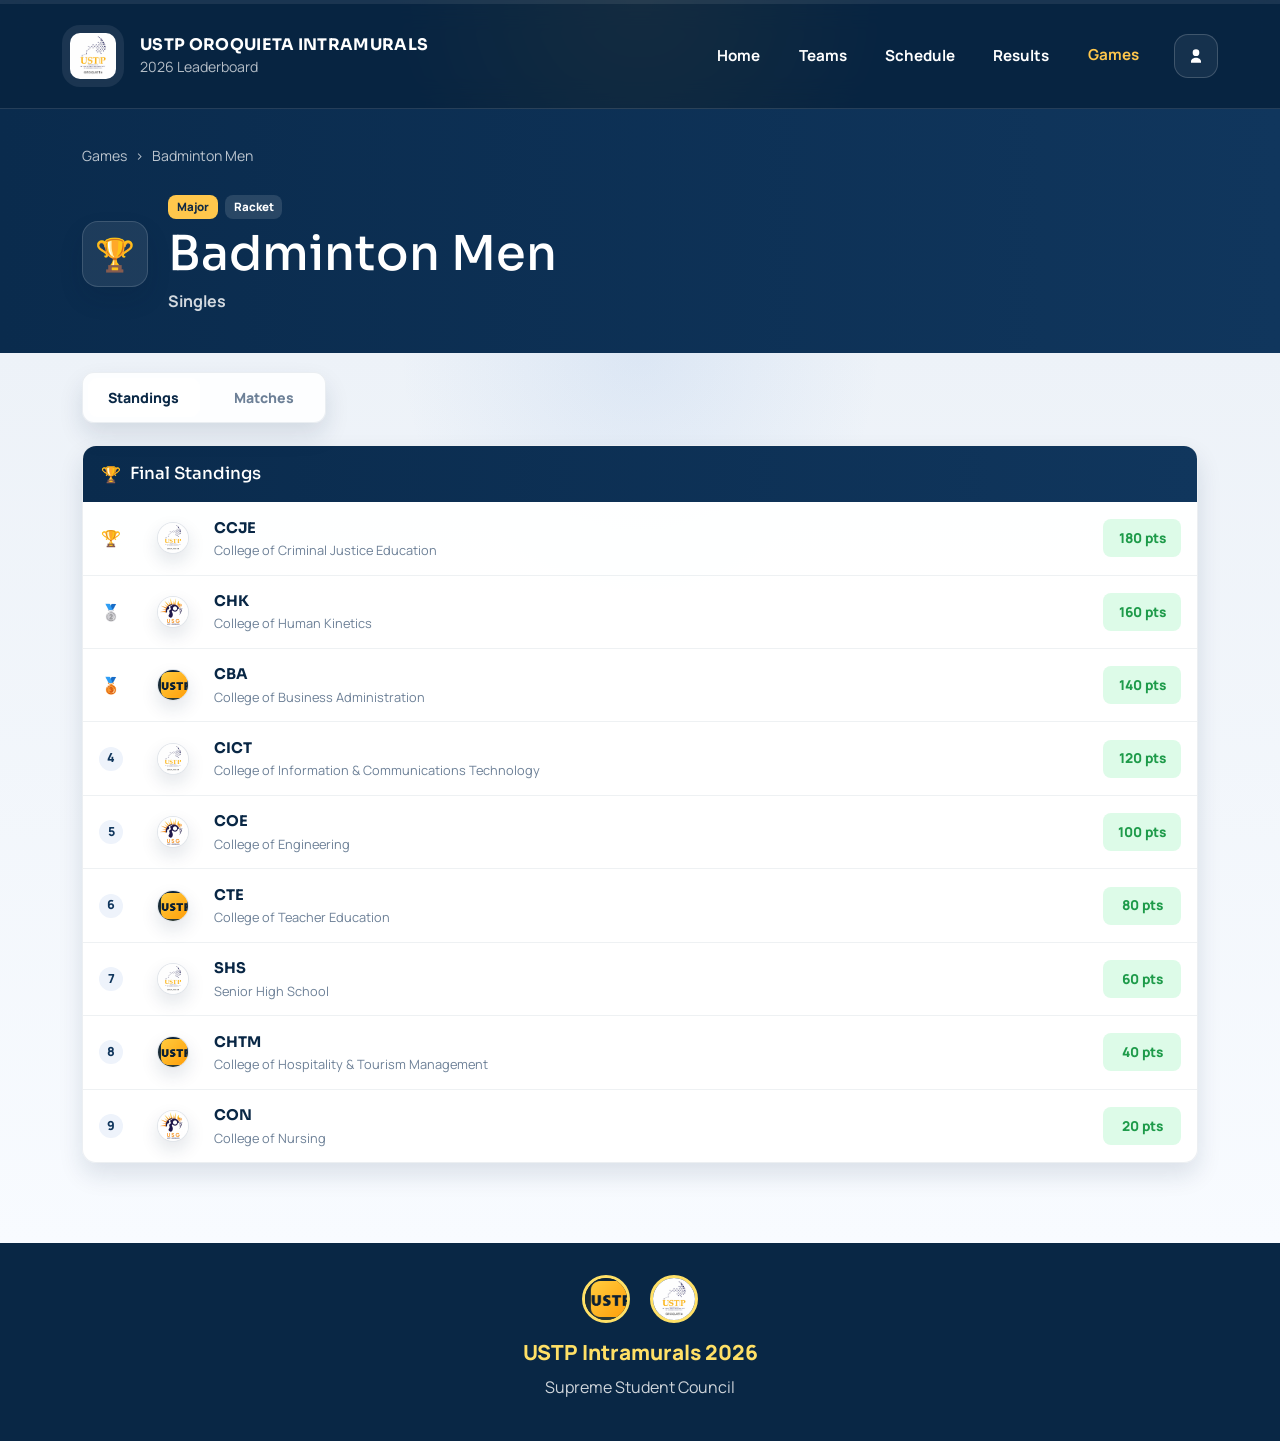
<file: frontend/badminton-men.html>
<!doctype html>
<html lang="en">
<head>
    <meta charset="utf-8">
    <meta name="viewport" content="width=device-width, initial-scale=1">
    <title>Badminton Men - USTP Oroquieta Intramurals 2026</title>
    <link rel="preconnect" href="https://fonts.googleapis.com">
    <link rel="preconnect" href="https://fonts.gstatic.com" crossorigin>
    <link href="https://fonts.googleapis.com/css2?family=Manrope:wght@400;500;700;800&family=Sora:wght@600;700;800&display=swap" rel="stylesheet">
    <link href="https://cdn.jsdelivr.net/npm/bootstrap@5.3.8/dist/css/bootstrap.min.css" rel="stylesheet">
    <link rel="stylesheet" href="styles.css">
</head>
<body class="game-detail-page">
    <div class="landing-shell">
        <header class="site-header">
            <nav class="navbar navbar-expand-lg navbar-dark py-3">
                <div class="container">
                    <a class="navbar-brand d-flex align-items-center gap-3" href="index.html#home">
                        <img src="assets/USTPLOGO.png" alt="USTP Oroquieta logo" class="brand-mark">
                        <span class="brand-copy">
                            <span class="brand-title">USTP Oroquieta Intramurals</span>
                            <span class="brand-subtitle">2026 Leaderboard</span>
                        </span>
                    </a>

                    <button class="navbar-toggler border-0 shadow-none" type="button" data-bs-toggle="collapse" data-bs-target="#mainNav" aria-controls="mainNav" aria-expanded="false" aria-label="Toggle navigation">
                        <span class="navbar-toggler-icon"></span>
                    </button>

                    <div class="collapse navbar-collapse justify-content-end" id="mainNav">
                        <ul class="navbar-nav align-items-lg-center gap-lg-3 mb-3 mb-lg-0">
                            <li class="nav-item"><a class="nav-link" href="index.html#home">Home</a></li>
                            <li class="nav-item"><a class="nav-link" href="Teams.html">Teams</a></li>
                            <li class="nav-item"><a class="nav-link" href="schedule.html">Schedule</a></li>
                            <li class="nav-item"><a class="nav-link" href="results.html">Results</a></li>
                            <li class="nav-item"><a class="nav-link active" href="games.html">Games</a></li>
                        </ul>

                        <a href="Admin/portal.html" class="profile-pill ms-lg-4" aria-label="Admin Portal">
                            <svg viewBox="0 0 24 24" aria-hidden="true">
                                <path d="M12 12a4 4 0 1 0-4-4 4 4 0 0 0 4 4Zm0 2c-3.31 0-6 2.02-6 4.5V20h12v-1.5c0-2.48-2.69-4.5-6-4.5Z" fill="currentColor"/>
                            </svg>
                        </a>
                    </div>
                </div>
            </nav>
        </header>

        <main>
            <section class="event-detail-hero">
                <div class="container">
                    <nav class="event-breadcrumb" aria-label="Breadcrumb">
                        <a href="games.html">Games</a>
                        <span>&rsaquo;</span>
                        <span>Badminton Men</span>
                    </nav>

                    <div class="event-hero-card">
                        <div class="event-icon-box">&#127942;</div>
                        <div class="event-hero-copy">
                            <div class="event-badges">
                                <span class="event-badge major">Major</span>
                                <span class="event-badge type">Racket</span>
                            </div>
                            <h1>Badminton Men</h1>
                            <p>Singles</p>
                        </div>
                    </div>
                </div>
            </section>

            <section class="event-detail-section">
                <div class="container">
                    <div class="event-tabs" role="tablist" aria-label="Event views">
                        <button type="button" class="event-tab active">Standings</button>
                        <button type="button" class="event-tab">Matches</button>
                    </div>

                    <div class="event-panel">
                        <div class="event-panel-header">
                            <span class="event-panel-icon">&#127942;</span>
                            <h2>Final Standings</h2>
                        </div>

                        <div class="event-standings-list">
                            <article class="event-standing-row">
                                <div class="event-rank gold">&#127942;</div>
                                <div class="event-team-logo">
                                    <img src="assets/USTPLOGO.png" alt="CCJE logo">
                                </div>
                                <div class="event-team-copy">
                                    <strong>CCJE</strong>
                                    <span>College of Criminal Justice Education</span>
                                </div>
                                <div class="event-points-badge">180 pts</div>
                            </article>

                            <article class="event-standing-row">
                                <div class="event-rank silver">&#129352;</div>
                                <div class="event-team-logo">
                                    <img src="assets/USG Logo.jpg" alt="CHK logo">
                                </div>
                                <div class="event-team-copy">
                                    <strong>CHK</strong>
                                    <span>College of Human Kinetics</span>
                                </div>
                                <div class="event-points-badge">160 pts</div>
                            </article>

                            <article class="event-standing-row">
                                <div class="event-rank bronze">&#129353;</div>
                                <div class="event-team-logo">
                                    <img src="assets/logo.png" alt="CBA logo">
                                </div>
                                <div class="event-team-copy">
                                    <strong>CBA</strong>
                                    <span>College of Business Administration</span>
                                </div>
                                <div class="event-points-badge">140 pts</div>
                            </article>

                            <article class="event-standing-row">
                                <div class="event-rank number">4</div>
                                <div class="event-team-logo">
                                    <img src="assets/USTPLOGO.png" alt="CICT logo">
                                </div>
                                <div class="event-team-copy">
                                    <strong>CICT</strong>
                                    <span>College of Information &amp; Communications Technology</span>
                                </div>
                                <div class="event-points-badge">120 pts</div>
                            </article>

                            <article class="event-standing-row">
                                <div class="event-rank number">5</div>
                                <div class="event-team-logo">
                                    <img src="assets/USG Logo.jpg" alt="COE logo">
                                </div>
                                <div class="event-team-copy">
                                    <strong>COE</strong>
                                    <span>College of Engineering</span>
                                </div>
                                <div class="event-points-badge">100 pts</div>
                            </article>

                            <article class="event-standing-row">
                                <div class="event-rank number">6</div>
                                <div class="event-team-logo">
                                    <img src="assets/logo.png" alt="CTE logo">
                                </div>
                                <div class="event-team-copy">
                                    <strong>CTE</strong>
                                    <span>College of Teacher Education</span>
                                </div>
                                <div class="event-points-badge">80 pts</div>
                            </article>

                            <article class="event-standing-row">
                                <div class="event-rank number">7</div>
                                <div class="event-team-logo">
                                    <img src="assets/USTPLOGO.png" alt="SHS logo">
                                </div>
                                <div class="event-team-copy">
                                    <strong>SHS</strong>
                                    <span>Senior High School</span>
                                </div>
                                <div class="event-points-badge">60 pts</div>
                            </article>

                            <article class="event-standing-row">
                                <div class="event-rank number">8</div>
                                <div class="event-team-logo">
                                    <img src="assets/logo.png" alt="CHTM logo">
                                </div>
                                <div class="event-team-copy">
                                    <strong>CHTM</strong>
                                    <span>College of Hospitality &amp; Tourism Management</span>
                                </div>
                                <div class="event-points-badge">40 pts</div>
                            </article>

                            <article class="event-standing-row">
                                <div class="event-rank number">9</div>
                                <div class="event-team-logo">
                                    <img src="assets/USG Logo.jpg" alt="CON logo">
                                </div>
                                <div class="event-team-copy">
                                    <strong>CON</strong>
                                    <span>College of Nursing</span>
                                </div>
                                <div class="event-points-badge">20 pts</div>
                            </article>
                        </div>
                    </div>
                </div>
            </section>
        </main>

        <footer class="site-footer custom-footer">
            <div class="container">
                <div class="footer-center">
                    <div class="footer-logos">
                        <img src="assets/logo.png" alt="Logo 1" class="footer-logo-circle">
                        <img src="assets/USTPLOGO.png" alt="Logo 2" class="footer-logo-circle">
                    </div>
                    <div class="footer-event-name">USTP Intramurals 2026</div>
                    <div class="footer-subtitle">Supreme Student Council</div>
                </div>
            </div>
        </footer>
    </div>

    <script src="https://cdn.jsdelivr.net/npm/bootstrap@5.3.8/dist/js/bootstrap.bundle.min.js"></script>
</body>
</html>
</file>
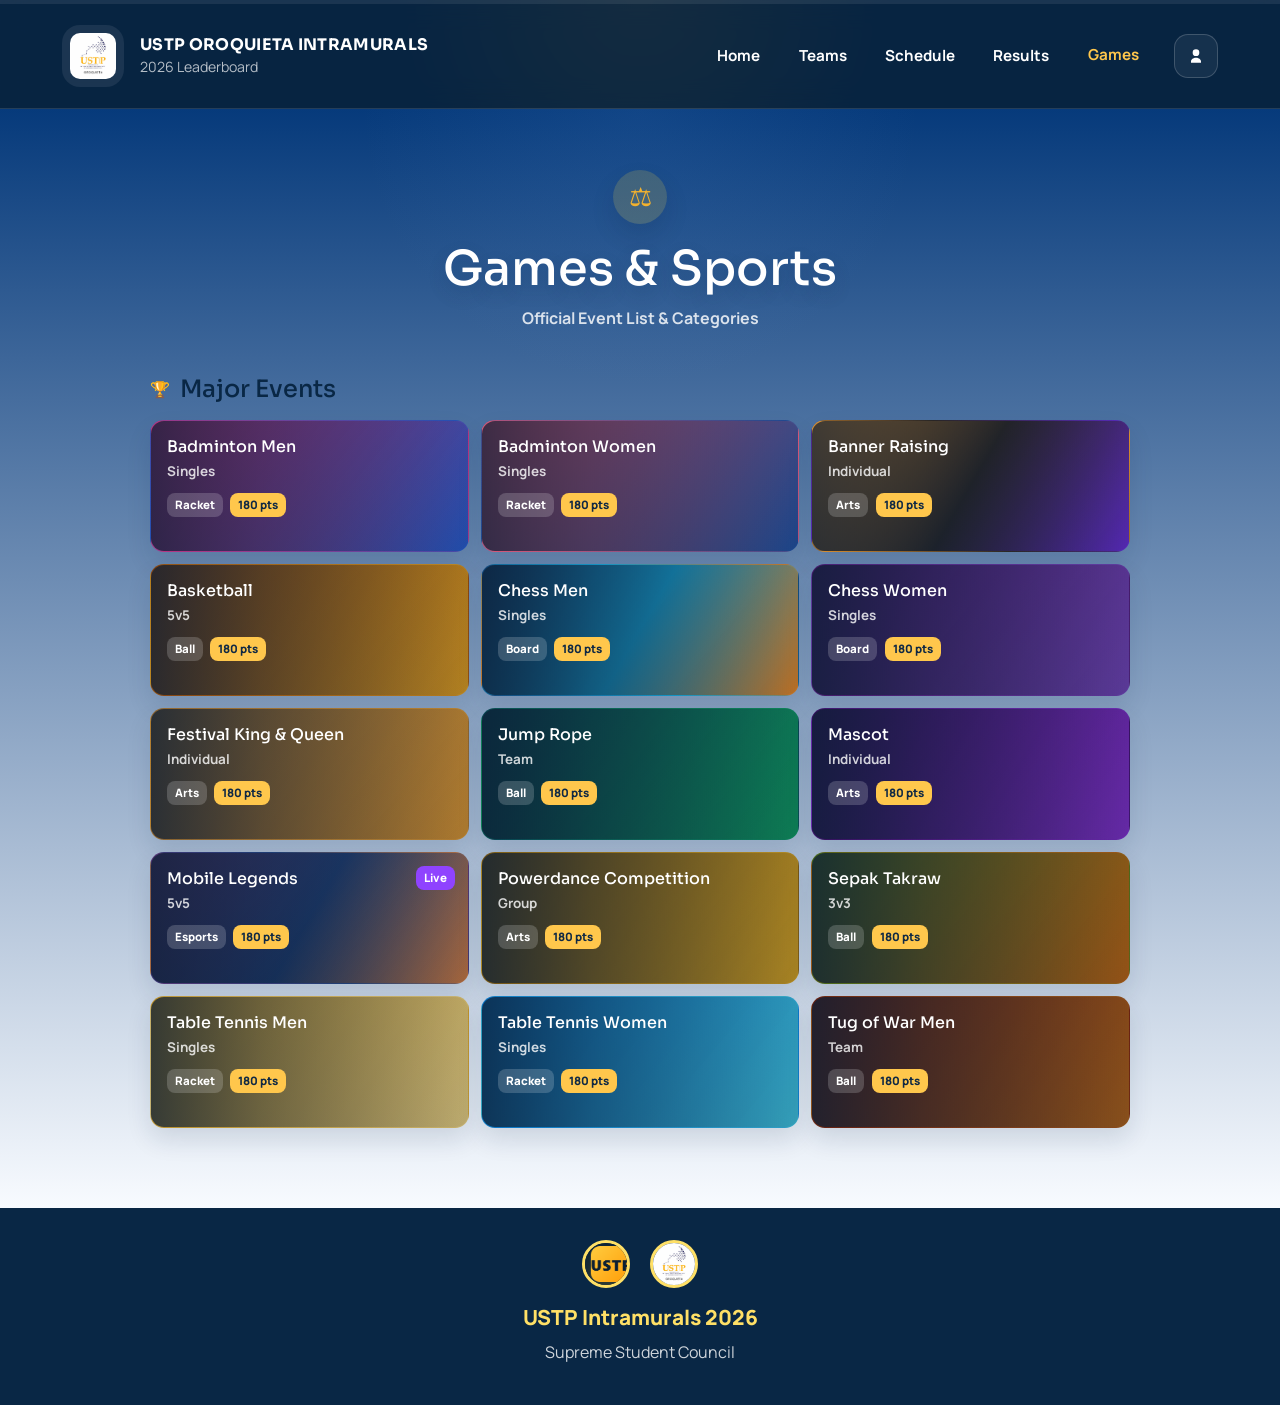
<file: frontend/games.html>
<!doctype html>
<html lang="en">
<head>
    <meta charset="utf-8">
    <meta name="viewport" content="width=device-width, initial-scale=1">
    <title>USTP Oroquieta Intramurals 2026 Games</title>
    <link rel="preconnect" href="https://fonts.googleapis.com">
    <link rel="preconnect" href="https://fonts.gstatic.com" crossorigin>
    <link href="https://fonts.googleapis.com/css2?family=Manrope:wght@400;500;700;800&family=Sora:wght@600;700;800&display=swap" rel="stylesheet">
    <link href="https://cdn.jsdelivr.net/npm/bootstrap@5.3.8/dist/css/bootstrap.min.css" rel="stylesheet">
    <link rel="stylesheet" href="styles.css">
</head>
<body class="games-page">
    <div class="landing-shell">
        <header class="site-header">
            <nav class="navbar navbar-expand-lg navbar-dark py-3">
                <div class="container">
                    <a class="navbar-brand d-flex align-items-center gap-3" href="index.html#home">
                        <img src="assets/USTPLOGO.png" alt="USTP Oroquieta logo" class="brand-mark">
                        <span class="brand-copy">
                            <span class="brand-title">USTP Oroquieta Intramurals</span>
                            <span class="brand-subtitle">2026 Leaderboard</span>
                        </span>
                    </a>

                    <button class="navbar-toggler border-0 shadow-none" type="button" data-bs-toggle="collapse" data-bs-target="#mainNav" aria-controls="mainNav" aria-expanded="false" aria-label="Toggle navigation">
                        <span class="navbar-toggler-icon"></span>
                    </button>

                    <div class="collapse navbar-collapse justify-content-end" id="mainNav">
                        <ul class="navbar-nav align-items-lg-center gap-lg-3 mb-3 mb-lg-0">
                            <li class="nav-item"><a class="nav-link" href="index.html#home">Home</a></li>
                            <li class="nav-item"><a class="nav-link" href="Teams.html">Teams</a></li>
                            <li class="nav-item"><a class="nav-link" href="schedule.html">Schedule</a></li>
                            <li class="nav-item"><a class="nav-link" href="results.html">Results</a></li>
                            <li class="nav-item"><a class="nav-link active" href="games.html">Games</a></li>
                        </ul>

                        <a href="Admin/portal.html" class="profile-pill ms-lg-4" aria-label="Admin Portal">
                            <svg viewBox="0 0 24 24" aria-hidden="true">
                                <path d="M12 12a4 4 0 1 0-4-4 4 4 0 0 0 4 4Zm0 2c-3.31 0-6 2.02-6 4.5V20h12v-1.5c0-2.48-2.69-4.5-6-4.5Z" fill="currentColor"/>
                            </svg>
                        </a>
                    </div>
                </div>
            </nav>
        </header>

        <main>
            <section class="games-section">
                <div class="container">
                    <div class="games-hero">
                        <span class="games-icon">&#9878;</span>
                        <h1>Games &amp; Sports</h1>
                        <p>Official Event List &amp; Categories</p>
                    </div>

                    <div class="games-shell">
                        <div class="games-heading">
                            <span class="games-heading-icon">&#127942;</span>
                            <h2>Major Events</h2>
                        </div>

                        <div class="games-grid">
                            <a href="badminton-men.html" class="game-card game-badminton-men game-card-link">
                                <div class="game-card-overlay"></div>
                                <div class="game-card-copy">
                                    <h3>Badminton Men</h3>
                                    <p>Singles</p>
                                    <div class="game-card-meta">
                                        <span>Racket</span>
                                        <span>180 pts</span>
                                    </div>
                                </div>
                            </a>

                            <article class="game-card game-badminton-women">
                                <div class="game-card-overlay"></div>
                                <div class="game-card-copy">
                                    <h3>Badminton Women</h3>
                                    <p>Singles</p>
                                    <div class="game-card-meta">
                                        <span>Racket</span>
                                        <span>180 pts</span>
                                    </div>
                                </div>
                            </article>

                            <article class="game-card game-banner">
                                <div class="game-card-overlay"></div>
                                <div class="game-card-copy">
                                    <h3>Banner Raising</h3>
                                    <p>Individual</p>
                                    <div class="game-card-meta">
                                        <span>Arts</span>
                                        <span>180 pts</span>
                                    </div>
                                </div>
                            </article>

                            <article class="game-card game-basketball">
                                <div class="game-card-overlay"></div>
                                <div class="game-card-copy">
                                    <h3>Basketball</h3>
                                    <p>5v5</p>
                                    <div class="game-card-meta">
                                        <span>Ball</span>
                                        <span>180 pts</span>
                                    </div>
                                </div>
                            </article>

                            <article class="game-card game-chess-men">
                                <div class="game-card-overlay"></div>
                                <div class="game-card-copy">
                                    <h3>Chess Men</h3>
                                    <p>Singles</p>
                                    <div class="game-card-meta">
                                        <span>Board</span>
                                        <span>180 pts</span>
                                    </div>
                                </div>
                            </article>

                            <article class="game-card game-chess-women">
                                <div class="game-card-overlay"></div>
                                <div class="game-card-copy">
                                    <h3>Chess Women</h3>
                                    <p>Singles</p>
                                    <div class="game-card-meta">
                                        <span>Board</span>
                                        <span>180 pts</span>
                                    </div>
                                </div>
                            </article>

                            <article class="game-card game-festival">
                                <div class="game-card-overlay"></div>
                                <div class="game-card-copy">
                                    <h3>Festival King &amp; Queen</h3>
                                    <p>Individual</p>
                                    <div class="game-card-meta">
                                        <span>Arts</span>
                                        <span>180 pts</span>
                                    </div>
                                </div>
                            </article>

                            <article class="game-card game-jumprope">
                                <div class="game-card-overlay"></div>
                                <div class="game-card-copy">
                                    <h3>Jump Rope</h3>
                                    <p>Team</p>
                                    <div class="game-card-meta">
                                        <span>Ball</span>
                                        <span>180 pts</span>
                                    </div>
                                </div>
                            </article>

                            <article class="game-card game-mascot">
                                <div class="game-card-overlay"></div>
                                <div class="game-card-copy">
                                    <h3>Mascot</h3>
                                    <p>Individual</p>
                                    <div class="game-card-meta">
                                        <span>Arts</span>
                                        <span>180 pts</span>
                                    </div>
                                </div>
                            </article>

                            <article class="game-card game-ml">
                                <div class="game-card-overlay"></div>
                                <div class="game-card-copy">
                                    <h3>Mobile Legends</h3>
                                    <p>5v5</p>
                                    <div class="game-card-meta">
                                        <span>Esports</span>
                                        <span>180 pts</span>
                                    </div>
                                </div>
                                <span class="game-live-badge">Live</span>
                            </article>

                            <article class="game-card game-powerdance">
                                <div class="game-card-overlay"></div>
                                <div class="game-card-copy">
                                    <h3>Powerdance Competition</h3>
                                    <p>Group</p>
                                    <div class="game-card-meta">
                                        <span>Arts</span>
                                        <span>180 pts</span>
                                    </div>
                                </div>
                            </article>

                            <article class="game-card game-sepak">
                                <div class="game-card-overlay"></div>
                                <div class="game-card-copy">
                                    <h3>Sepak Takraw</h3>
                                    <p>3v3</p>
                                    <div class="game-card-meta">
                                        <span>Ball</span>
                                        <span>180 pts</span>
                                    </div>
                                </div>
                            </article>

                            <article class="game-card game-tt-men">
                                <div class="game-card-overlay"></div>
                                <div class="game-card-copy">
                                    <h3>Table Tennis Men</h3>
                                    <p>Singles</p>
                                    <div class="game-card-meta">
                                        <span>Racket</span>
                                        <span>180 pts</span>
                                    </div>
                                </div>
                            </article>

                            <article class="game-card game-tt-women">
                                <div class="game-card-overlay"></div>
                                <div class="game-card-copy">
                                    <h3>Table Tennis Women</h3>
                                    <p>Singles</p>
                                    <div class="game-card-meta">
                                        <span>Racket</span>
                                        <span>180 pts</span>
                                    </div>
                                </div>
                            </article>

                            <article class="game-card game-tug">
                                <div class="game-card-overlay"></div>
                                <div class="game-card-copy">
                                    <h3>Tug of War Men</h3>
                                    <p>Team</p>
                                    <div class="game-card-meta">
                                        <span>Ball</span>
                                        <span>180 pts</span>
                                    </div>
                                </div>
                            </article>
                        </div>
                    </div>
                </div>
            </section>
        </main>

        <footer class="site-footer custom-footer">
            <div class="container">
                <div class="footer-center">
                    <div class="footer-logos">
                        <img src="assets/logo.png" alt="Logo 1" class="footer-logo-circle">
                        <img src="assets/USTPLOGO.png" alt="Logo 2" class="footer-logo-circle">
                    </div>
                    <div class="footer-event-name">USTP Intramurals 2026</div>
                    <div class="footer-subtitle">Supreme Student Council</div>
                </div>
            </div>
        </footer>
    </div>

    <script src="https://cdn.jsdelivr.net/npm/bootstrap@5.3.8/dist/js/bootstrap.bundle.min.js"></script>
</body>
</html>
</file>
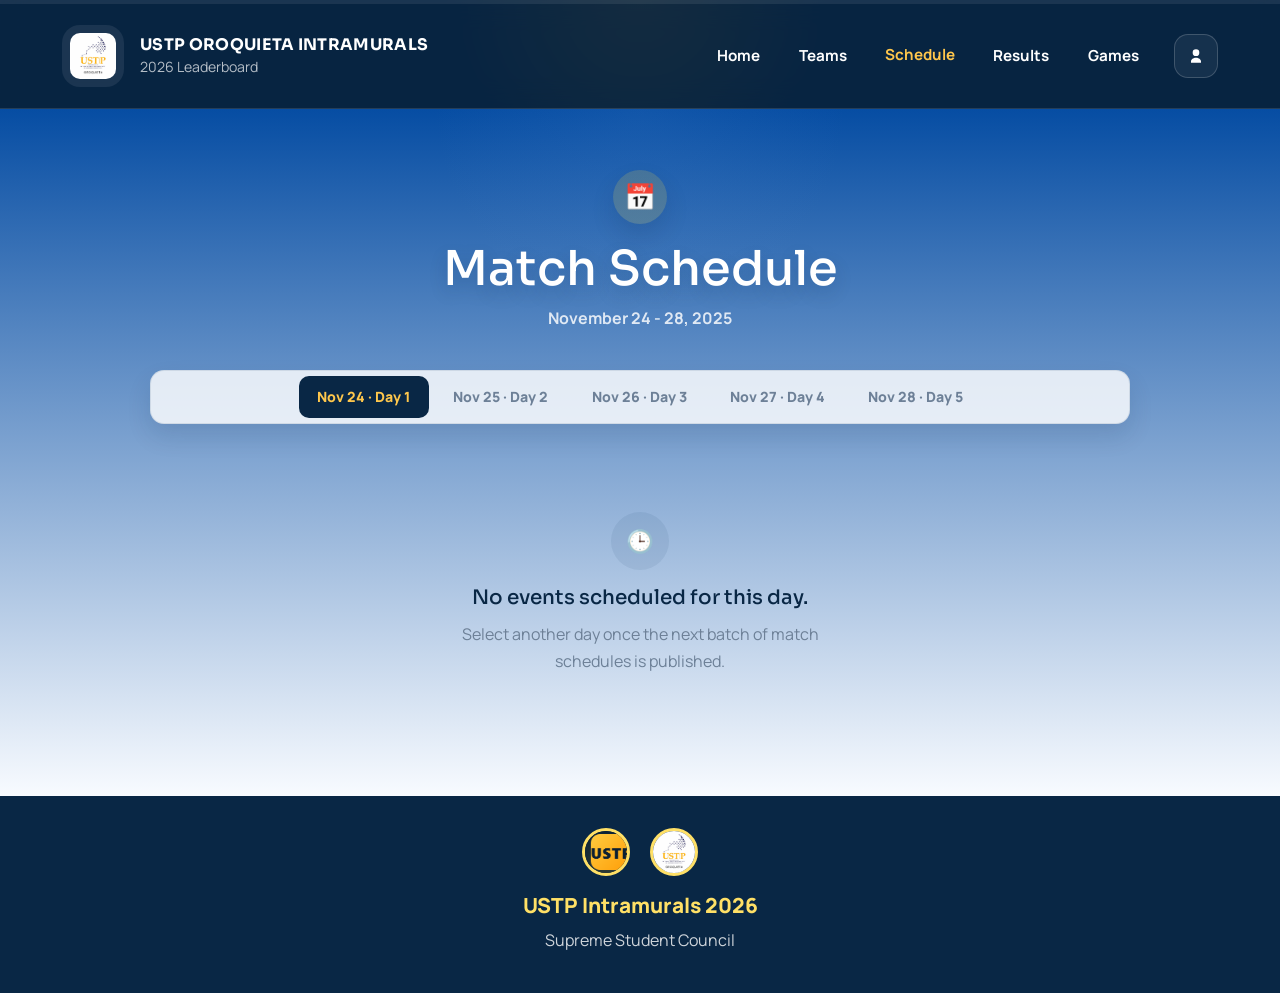
<file: frontend/schedule.html>
<!doctype html>
<html lang="en">
<head>
    <meta charset="utf-8">
    <meta name="viewport" content="width=device-width, initial-scale=1">
    <title>USTP Oroquieta Intramurals 2026 Schedule</title>
    <link rel="preconnect" href="https://fonts.googleapis.com">
    <link rel="preconnect" href="https://fonts.gstatic.com" crossorigin>
    <link href="https://fonts.googleapis.com/css2?family=Manrope:wght@400;500;700;800&family=Sora:wght@600;700;800&display=swap" rel="stylesheet">
    <link href="https://cdn.jsdelivr.net/npm/bootstrap@5.3.8/dist/css/bootstrap.min.css" rel="stylesheet">
    <link rel="stylesheet" href="styles.css">
</head>
<body class="schedule-page">
    <div class="landing-shell">
        <header class="site-header">
            <nav class="navbar navbar-expand-lg navbar-dark py-3">
                <div class="container">
                    <a class="navbar-brand d-flex align-items-center gap-3" href="index.html#home">
                        <img src="assets/USTPLOGO.png" alt="USTP Oroquieta logo" class="brand-mark">
                        <span class="brand-copy">
                            <span class="brand-title">USTP Oroquieta Intramurals</span>
                            <span class="brand-subtitle">2026 Leaderboard</span>
                        </span>
                    </a>

                    <button class="navbar-toggler border-0 shadow-none" type="button" data-bs-toggle="collapse" data-bs-target="#mainNav" aria-controls="mainNav" aria-expanded="false" aria-label="Toggle navigation">
                        <span class="navbar-toggler-icon"></span>
                    </button>

                    <div class="collapse navbar-collapse justify-content-end" id="mainNav">
                        <ul class="navbar-nav align-items-lg-center gap-lg-3 mb-3 mb-lg-0">
                            <li class="nav-item"><a class="nav-link" href="index.html#home">Home</a></li>
                            <li class="nav-item"><a class="nav-link" href="Teams.html">Teams</a></li>
                            <li class="nav-item"><a class="nav-link active" href="schedule.html">Schedule</a></li>
                            <li class="nav-item"><a class="nav-link" href="results.html">Results</a></li>
                            <li class="nav-item"><a class="nav-link" href="games.html">Games</a></li>
                        </ul>

                        <a href="Admin/portal.html" class="profile-pill ms-lg-4" aria-label="Admin Portal">
                            <svg viewBox="0 0 24 24" aria-hidden="true">
                                <path d="M12 12a4 4 0 1 0-4-4 4 4 0 0 0 4 4Zm0 2c-3.31 0-6 2.02-6 4.5V20h12v-1.5c0-2.48-2.69-4.5-6-4.5Z" fill="currentColor"/>
                            </svg>
                        </a>
                    </div>
                </div>
            </nav>
        </header>

        <main>
            <section class="schedule-section">
                <div class="container">
                    <div class="schedule-hero">
                        <span class="schedule-icon">&#128197;</span>
                        <h1>Match Schedule</h1>
                        <p>November 24 - 28, 2025</p>
                    </div>

                    <div class="schedule-shell">
                        <div class="schedule-days" role="tablist" aria-label="Match days">
                            <button class="schedule-day active" type="button">Nov 24 &middot; Day 1</button>
                            <button class="schedule-day" type="button">Nov 25 &middot; Day 2</button>
                            <button class="schedule-day" type="button">Nov 26 &middot; Day 3</button>
                            <button class="schedule-day" type="button">Nov 27 &middot; Day 4</button>
                            <button class="schedule-day" type="button">Nov 28 &middot; Day 5</button>
                        </div>

                        <div class="schedule-empty-state">
                            <div class="schedule-empty-card">
                                <span class="schedule-empty-icon">&#128338;</span>
                                <h2>No events scheduled for this day.</h2>
                                <p>Select another day once the next batch of match schedules is published.</p>
                            </div>
                        </div>
                    </div>
                </div>
            </section>
        </main>

        <footer class="site-footer custom-footer">
            <div class="container">
                <div class="footer-center">
                    <div class="footer-logos">
                        <img src="assets/logo.png" alt="Logo 1" class="footer-logo-circle">
                        <img src="assets/USTPLOGO.png" alt="Logo 2" class="footer-logo-circle">
                    </div>
                    <div class="footer-event-name">USTP Intramurals 2026</div>
                    <div class="footer-subtitle">Supreme Student Council</div>
                </div>
            </div>
        </footer>
    </div>

    <script src="https://cdn.jsdelivr.net/npm/bootstrap@5.3.8/dist/js/bootstrap.bundle.min.js"></script>
</body>
</html>
</file>
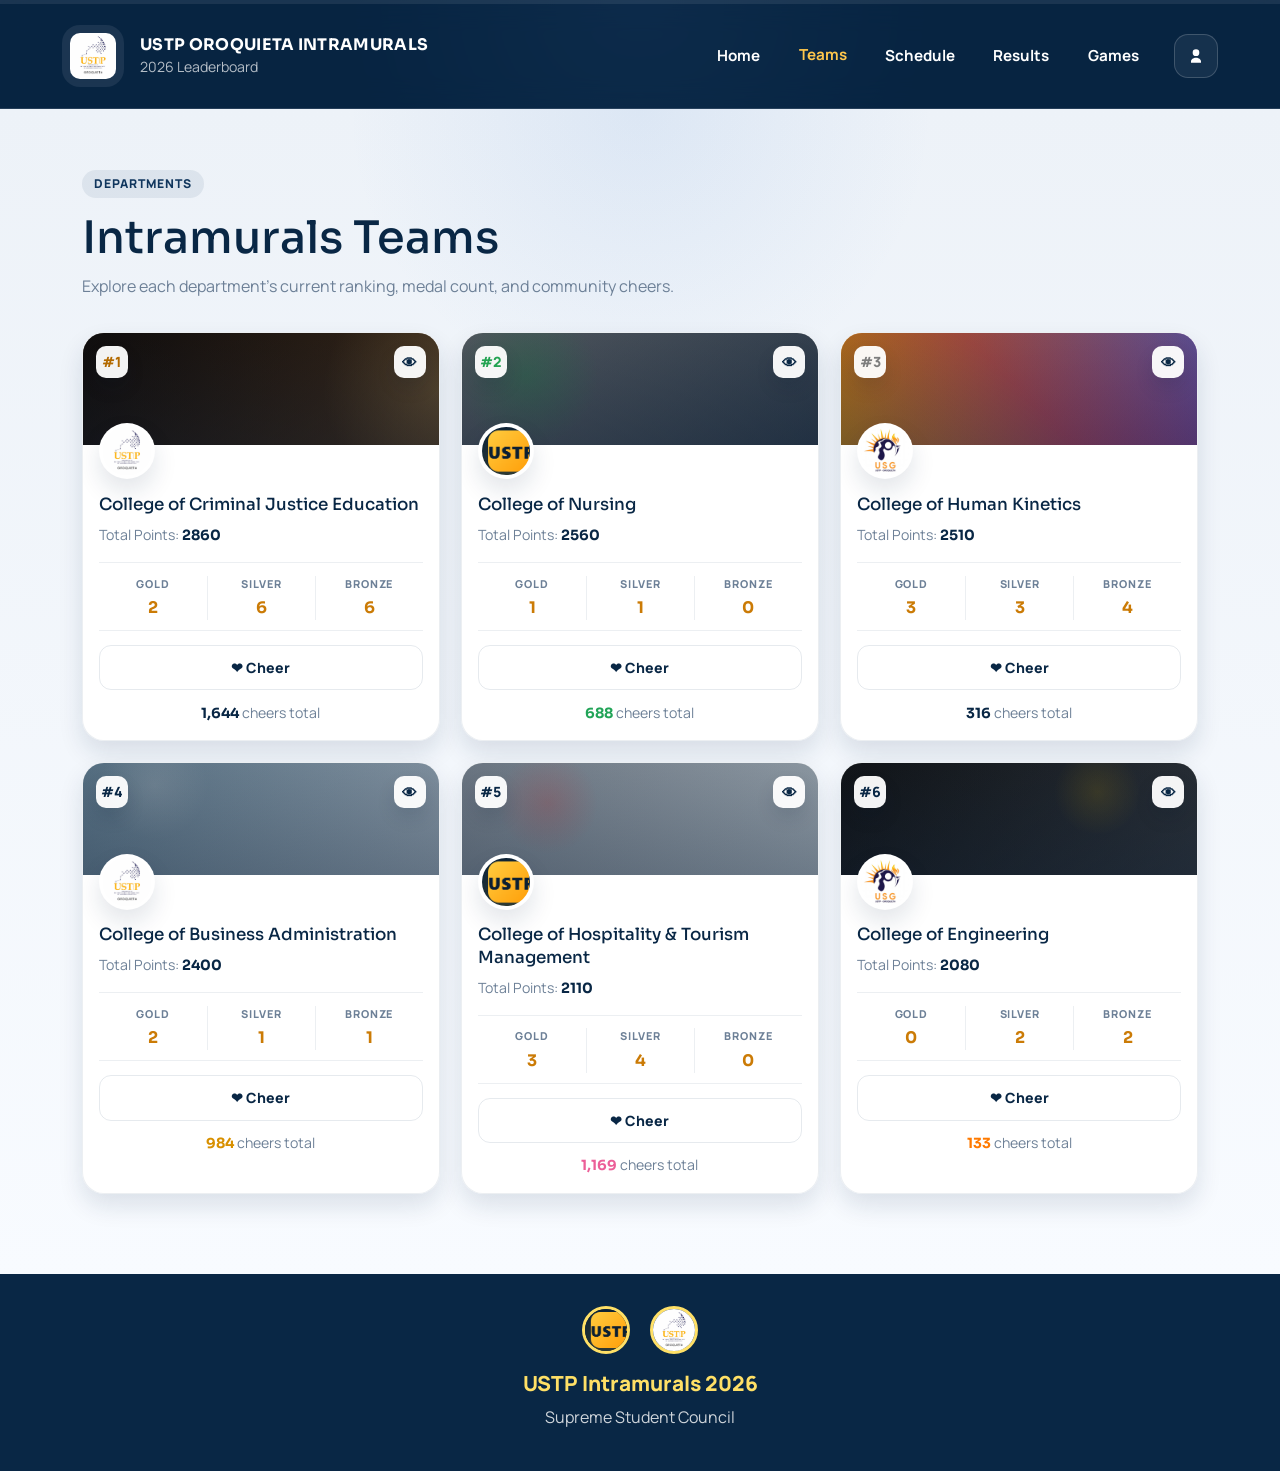
<file: frontend/teams.html>
<!doctype html>
<html lang="en">
<head>
    <meta charset="utf-8">
    <meta name="viewport" content="width=device-width, initial-scale=1">
    <title>USTP Oroquieta Intramurals 2026 Teams</title>
    <link rel="preconnect" href="https://fonts.googleapis.com">
    <link rel="preconnect" href="https://fonts.gstatic.com" crossorigin>
    <link href="https://fonts.googleapis.com/css2?family=Manrope:wght@400;500;700;800&family=Sora:wght@600;700;800&display=swap" rel="stylesheet">
    <link href="https://cdn.jsdelivr.net/npm/bootstrap@5.3.8/dist/css/bootstrap.min.css" rel="stylesheet">
    <link rel="stylesheet" href="styles.css">
</head>
<body class="teams-page">
    <div class="landing-shell">
        <header class="site-header">
            <nav class="navbar navbar-expand-lg navbar-dark py-3">
                <div class="container">
                    <a class="navbar-brand d-flex align-items-center gap-3" href="index.html#home">
                        <img src="assets/USTPLOGO.png" alt="USTP Oroquieta logo" class="brand-mark">
                        <span class="brand-copy">
                            <span class="brand-title">USTP Oroquieta Intramurals</span>
                            <span class="brand-subtitle">2026 Leaderboard</span>
                        </span>
                    </a>

                    <button class="navbar-toggler border-0 shadow-none" type="button" data-bs-toggle="collapse" data-bs-target="#mainNav" aria-controls="mainNav" aria-expanded="false" aria-label="Toggle navigation">
                        <span class="navbar-toggler-icon"></span>
                    </button>

                    <div class="collapse navbar-collapse justify-content-end" id="mainNav">
                        <ul class="navbar-nav align-items-lg-center gap-lg-3 mb-3 mb-lg-0">
                            <li class="nav-item"><a class="nav-link" href="index.html#home">Home</a></li>
                            <li class="nav-item"><a class="nav-link active" href="Teams.html">Teams</a></li>
                            <li class="nav-item"><a class="nav-link" href="schedule.html">Schedule</a></li>
                            <li class="nav-item"><a class="nav-link" href="results.html">Results</a></li>
                            <li class="nav-item"><a class="nav-link" href="games.html">Games</a></li>
                        </ul>

                        <a href="Admin/portal.html" class="profile-pill ms-lg-4" aria-label="Admin Portal">
                            <svg viewBox="0 0 24 24" aria-hidden="true">
                                <path d="M12 12a4 4 0 1 0-4-4 4 4 0 0 0 4 4Zm0 2c-3.31 0-6 2.02-6 4.5V20h12v-1.5c0-2.48-2.69-4.5-6-4.5Z" fill="currentColor"/>
                            </svg>
                        </a>
                    </div>
                </div>
            </nav>
        </header>

        <main>
            <section class="teams-section">
                <div class="container">
                    <div class="teams-heading">
                        <span class="teams-kicker">Departments</span>
                        <h1>Intramurals Teams</h1>
                        <p>Explore each department's current ranking, medal count, and community cheers.</p>
                    </div>

                    <div class="teams-grid">
                        <article class="department-card">
                            <div class="department-cover cover-justice">
                                <span class="department-rank rank-first">#1</span>
                                <span class="department-view" aria-hidden="true">&#128065;</span>
                            </div>
                            <div class="department-body">
                                <div class="department-emblem">
                                    <img src="assets/USTPLOGO.png" alt="College of Criminal Justice Education logo">
                                </div>
                                <h2>College of Criminal Justice Education</h2>
                                <p class="department-points">Total Points: <strong>2860</strong></p>
                                <div class="department-medals">
                                    <div><span>Gold</span><strong>2</strong></div>
                                    <div><span>Silver</span><strong>6</strong></div>
                                    <div><span>Bronze</span><strong>6</strong></div>
                                </div>
                                <a href="#" class="department-cheer">&#10084; Cheer</a>
                                <p class="department-cheers-total"><strong>1,644</strong> cheers total</p>
                            </div>
                        </article>

                        <article class="department-card">
                            <div class="department-cover cover-nursing">
                                <span class="department-rank rank-second">#2</span>
                                <span class="department-view" aria-hidden="true">&#128065;</span>
                            </div>
                            <div class="department-body">
                                <div class="department-emblem">
                                    <img src="assets/logo.png" alt="College of Nursing logo">
                                </div>
                                <h2>College of Nursing</h2>
                                <p class="department-points">Total Points: <strong>2560</strong></p>
                                <div class="department-medals">
                                    <div><span>Gold</span><strong>1</strong></div>
                                    <div><span>Silver</span><strong>1</strong></div>
                                    <div><span>Bronze</span><strong>0</strong></div>
                                </div>
                                <a href="#" class="department-cheer">&#10084; Cheer</a>
                                <p class="department-cheers-total accent-green"><strong>688</strong> cheers total</p>
                            </div>
                        </article>

                        <article class="department-card">
                            <div class="department-cover cover-kinetics">
                                <span class="department-rank rank-third">#3</span>
                                <span class="department-view" aria-hidden="true">&#128065;</span>
                            </div>
                            <div class="department-body">
                                <div class="department-emblem">
                                    <img src="assets/USG Logo.jpg" alt="College of Human Kinetics logo">
                                </div>
                                <h2>College of Human Kinetics</h2>
                                <p class="department-points">Total Points: <strong>2510</strong></p>
                                <div class="department-medals">
                                    <div><span>Gold</span><strong>3</strong></div>
                                    <div><span>Silver</span><strong>3</strong></div>
                                    <div><span>Bronze</span><strong>4</strong></div>
                                </div>
                                <a href="#" class="department-cheer">&#10084; Cheer</a>
                                <p class="department-cheers-total"><strong>316</strong> cheers total</p>
                            </div>
                        </article>

                        <article class="department-card">
                            <div class="department-cover cover-business">
                                <span class="department-rank">#4</span>
                                <span class="department-view" aria-hidden="true">&#128065;</span>
                            </div>
                            <div class="department-body">
                                <div class="department-emblem">
                                    <img src="assets/USTPLOGO.png" alt="College of Business Administration logo">
                                </div>
                                <h2>College of Business Administration</h2>
                                <p class="department-points">Total Points: <strong>2400</strong></p>
                                <div class="department-medals">
                                    <div><span>Gold</span><strong>2</strong></div>
                                    <div><span>Silver</span><strong>1</strong></div>
                                    <div><span>Bronze</span><strong>1</strong></div>
                                </div>
                                <a href="#" class="department-cheer">&#10084; Cheer</a>
                                <p class="department-cheers-total accent-gold"><strong>984</strong> cheers total</p>
                            </div>
                        </article>

                        <article class="department-card">
                            <div class="department-cover cover-tourism">
                                <span class="department-rank">#5</span>
                                <span class="department-view" aria-hidden="true">&#128065;</span>
                            </div>
                            <div class="department-body">
                                <div class="department-emblem">
                                    <img src="assets/logo.png" alt="College of Hospitality and Tourism Management logo">
                                </div>
                                <h2>College of Hospitality &amp; Tourism Management</h2>
                                <p class="department-points">Total Points: <strong>2110</strong></p>
                                <div class="department-medals">
                                    <div><span>Gold</span><strong>3</strong></div>
                                    <div><span>Silver</span><strong>4</strong></div>
                                    <div><span>Bronze</span><strong>0</strong></div>
                                </div>
                                <a href="#" class="department-cheer">&#10084; Cheer</a>
                                <p class="department-cheers-total accent-pink"><strong>1,169</strong> cheers total</p>
                            </div>
                        </article>

                        <article class="department-card">
                            <div class="department-cover cover-engineering">
                                <span class="department-rank">#6</span>
                                <span class="department-view" aria-hidden="true">&#128065;</span>
                            </div>
                            <div class="department-body">
                                <div class="department-emblem">
                                    <img src="assets/USG Logo.jpg" alt="College of Engineering logo">
                                </div>
                                <h2>College of Engineering</h2>
                                <p class="department-points">Total Points: <strong>2080</strong></p>
                                <div class="department-medals">
                                    <div><span>Gold</span><strong>0</strong></div>
                                    <div><span>Silver</span><strong>2</strong></div>
                                    <div><span>Bronze</span><strong>2</strong></div>
                                </div>
                                <a href="#" class="department-cheer">&#10084; Cheer</a>
                                <p class="department-cheers-total accent-orange"><strong>133</strong> cheers total</p>
                            </div>
                        </article>
                    </div>
                </div>
            </section>
        </main>

        <footer class="site-footer custom-footer">
            <div class="container">
                <div class="footer-center">
                    <div class="footer-logos">
                        <img src="assets/logo.png" alt="Logo 1" class="footer-logo-circle">
                        <img src="assets/USTPLOGO.png" alt="Logo 2" class="footer-logo-circle">
                    </div>
                    <div class="footer-event-name">USTP Intramurals 2026</div>
                    <div class="footer-subtitle">Supreme Student Council</div>
                </div>
            </div>
        </footer>
    </div>

    <script src="https://cdn.jsdelivr.net/npm/bootstrap@5.3.8/dist/js/bootstrap.bundle.min.js"></script>
</body>
</html>
</file>
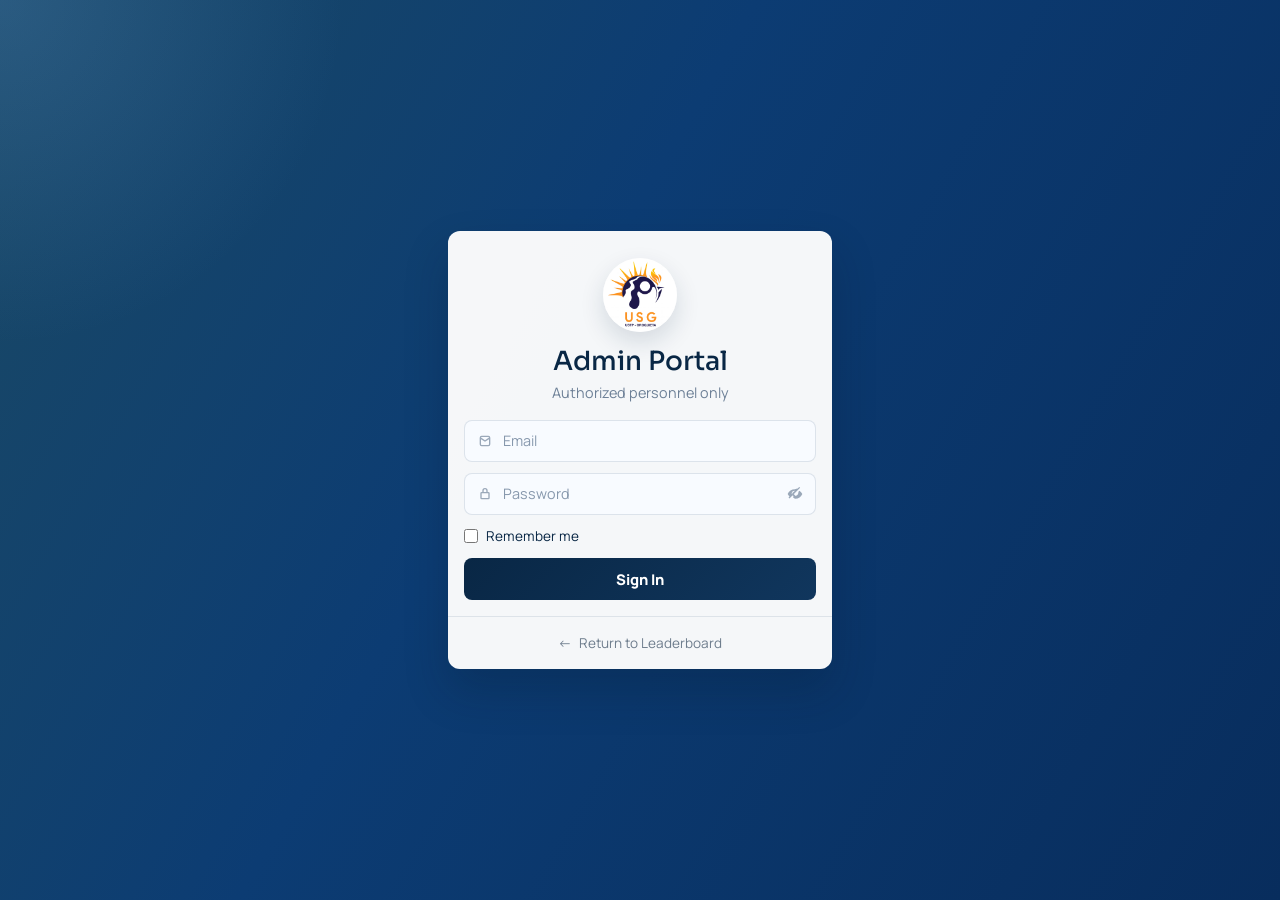
<file: frontend/Admin/portal.html>
<!doctype html>
<html lang="en">
<head>
    <meta charset="utf-8">
    <meta name="viewport" content="width=device-width, initial-scale=1">
    <title>USTP Admin Portal</title>
    <link rel="preconnect" href="https://fonts.googleapis.com">
    <link rel="preconnect" href="https://fonts.gstatic.com" crossorigin>
    <link href="https://fonts.googleapis.com/css2?family=Manrope:wght@400;500;700;800&family=Sora:wght@600;700;800&display=swap" rel="stylesheet">
    <link href="https://cdn.jsdelivr.net/npm/bootstrap@5.3.8/dist/css/bootstrap.min.css" rel="stylesheet">
    <link rel="stylesheet" href="../styles.css">
</head>
<body class="admin-portal-page">
    <main class="admin-portal-shell">
        <section class="admin-portal-card">
            <img src="../assets/USG Logo.jpg" alt="Admin portal logo" class="admin-portal-logo">
            <h1>Admin Portal</h1>
            <p>Authorized personnel only</p>

            <form class="admin-login-form">
                <label class="admin-input-wrap" for="portal-email">
                    <span class="admin-input-icon" aria-hidden="true">
                        <svg viewBox="0 0 24 24">
                            <path d="M17 4H7a3 3 0 0 0-3 3v10a3 3 0 0 0 3 3h10a3 3 0 0 0 3-3V7a3 3 0 0 0-3-3Zm1 13a1 1 0 0 1-1 1H7a1 1 0 0 1-1-1V9.24l5.39 3.59a1 1 0 0 0 1.22 0L18 9.24Zm0-10.16-6 4-6-4V7a1 1 0 0 1 1-1h10a1 1 0 0 1 1 1Z" fill="currentColor"/>
                        </svg>
                    </span>
                    <input id="portal-email" type="email" placeholder="Email">
                </label>

                <label class="admin-input-wrap" for="portal-password">
                    <span class="admin-input-icon" aria-hidden="true">
                        <svg viewBox="0 0 24 24">
                            <path d="M17 9h-1V7a4 4 0 1 0-8 0v2H7a2 2 0 0 0-2 2v7a2 2 0 0 0 2 2h10a2 2 0 0 0 2-2v-7a2 2 0 0 0-2-2Zm-7-2a2 2 0 1 1 4 0v2h-4Zm7 11H7v-7h10Z" fill="currentColor"/>
                        </svg>
                    </span>
                    <input id="portal-password" type="password" placeholder="Password">
                    <span class="admin-input-icon trailing" aria-hidden="true">
                        <svg viewBox="0 0 24 24">
                            <path d="M12 5C6.8 5 2.73 8.11 1 12c.63 1.42 1.57 2.75 2.76 3.88l-1.47 1.47 1.41 1.41 16-16-1.41-1.41-2.26 2.26A11.8 11.8 0 0 0 12 5Zm0 14a11.7 11.7 0 0 0 11-7 11.83 11.83 0 0 0-4.36-4.88l-1.47 1.47A4.97 4.97 0 0 1 17 10a5 5 0 0 1-6.41 4.78l-1.85 1.85A11.84 11.84 0 0 0 12 19Zm-5-7a4.97 4.97 0 0 1 4.97-4.97L9.91 9.09A2.98 2.98 0 0 0 12 15c.28 0 .56-.04.82-.11l-2.73-2.73C10.04 12.44 10 12.72 10 13Z" fill="currentColor"/>
                        </svg>
                    </span>
                </label>

                <label class="admin-remember">
                    <input type="checkbox">
                    <span>Remember me</span>
                </label>

                <button type="submit" class="admin-signin-btn">Sign In</button>
            </form>

            <a href="../index.html#home" class="admin-back-link">
                <span aria-hidden="true">&larr;</span>
                <span>Return to Leaderboard</span>
            </a>
        </section>
    </main>
</body>
</html>
</file>
<file: frontend/styles.css>
.custom-footer {
    background: #092745;
    padding: 2.5rem 0 1.5rem 0;
    display: flex;
    flex-direction: column;
    align-items: center;
    justify-content: center;
    text-align: center;
}
.footer-center {
    display: flex;
    flex-direction: column;
    align-items: center;
    justify-content: center;
    width: 100%;
    margin-top: 2rem;
}
.footer-logos {
    display: flex;
    gap: 1.2rem;
    justify-content: center;
    margin-bottom: 0.7rem;
    width: 100%;
}
.footer-logo-circle {
    width: 48px;
    height: 48px;
    border-radius: 50%;
    background: #fff;
    object-fit: cover;
    border: 3px solid #ffe066;
}
.footer-event-name {
    color: #ffe066;
    font-weight: 800;
    font-size: 1.3rem;
    margin-bottom: 0.2rem;
    margin-top: 0.2rem;
    text-align: center;
}
.footer-subtitle {
    color: #fff;
    font-size: 1rem;
    opacity: 0.8;
    text-align: center;
    margin-top: 0.2rem;
}
.recent-updates-title {
    font-size: 1.3rem;
    font-weight: 800;
    color: #14314c;
    display: flex;
    align-items: center;
    gap: 0.6rem;
    margin-bottom: 0;
    margin-top: 2rem;
}
.accent-bar {
    display: inline-block;
    width: 6px;
    height: 24px;
    background: #f3b22e;
    border-radius: 3px;
    margin-right: 0.5rem;
}
.recent-update-card {
    position: relative;
    background-size: cover;
    background-position: center;
    border-radius: 14px;
    min-height: 180px;
    color: #fff;
    box-shadow: 0 4px 24px rgba(20,49,76,0.10);
    display: flex;
    flex-direction: column;
    justify-content: space-between;
    overflow: hidden;
    margin-bottom: 1.5rem;
}
.recent-update-card::before {
    content: "";
    position: absolute;
    inset: 0;
    background: linear-gradient(180deg,rgba(20,49,76,0.10) 40%,rgba(20,49,76,0.85) 100%);
    z-index: 1;
}
.update-card-top {
    position: relative;
    z-index: 2;
    display: flex;
    justify-content: space-between;
    align-items: flex-start;
    padding: 0.7rem 1rem 0.2rem 1rem;
}
.update-badge {
    font-size: 0.85rem;
    font-weight: 700;
    border-radius: 6px;
    padding: 0.2rem 0.7rem;
    color: #fff;
    box-shadow: 0 2px 8px rgba(0,0,0,0.08);
}
.badge-gold { background: #f3b22e; }
.badge-silver { background: #bdbdbd; }
.badge-bronze { background: #e67e22; }
.update-logo {
    width: 36px;
    height: 36px;
    object-fit: contain;
    border-radius: 50%;
    background: #fff;
    border: 2px solid #fff;
    box-shadow: 0 2px 8px rgba(0,0,0,0.10);
}
.update-card-content {
    position: relative;
    z-index: 2;
    padding: 0.2rem 1rem 0.2rem 1rem;
}
.update-game {
    font-size: 0.95rem;
    font-weight: 700;
    letter-spacing: 0.04em;
    color: #fff;
    opacity: 0.95;
}
.update-title {
    font-size: 1rem;
    font-weight: 800;
    color: #fff;
    margin-top: 0.2rem;
    margin-bottom: 0.2rem;
    line-height: 1.3;
}
.update-card-bottom {
    position: relative;
    z-index: 2;
    display: flex;
    justify-content: space-between;
    align-items: center;
    padding: 0.4rem 1rem 0.7rem 1rem;
}
.update-date {
    font-size: 0.92rem;
    color: #e0e0e0;
    display: flex;
    align-items: center;
    gap: 0.3rem;
}
.update-date-icon {
    font-size: 1.1em;
    margin-right: 0.2em;
}
.update-points {
    font-size: 0.98rem;
    font-weight: 800;
    border-radius: 8px;
    padding: 0.28rem 0.9rem;
    background: #f3b22e;
    color: #14314c;
    box-shadow: 0 2px 8px rgba(0,0,0,0.10);
}
.points-gold { background: #f3b22e; color: #14314c; }
.points-silver { background: #bdbdbd; color: #14314c; }
.points-bronze { background: #e67e22; color: #fff; }
.medal-emoji {
    font-size: 1.2em;
    margin-right: 0.15em;
}
/* Modern Leaderboard Styles */
.leaderboard-modern {
    background: #fff;
    border-radius: 18px;
    box-shadow: 0 4px 24px rgba(20,49,76,0.10);
    padding: 2rem 1.5rem;
    max-width: 420px;
    margin-left: auto;
}
.leaderboard-trophy {
    width: 32px;
    height: 32px;
    margin-right: 0.5rem;
}
.leaderboard-title {
    font-size: 1.2rem;
    font-weight: 800;
    color: #14314c;
    display: flex;
    align-items: center;
}
.leaderboard-link {
    font-weight: 700;
    color: #14314c;
    font-size: 1rem;
    text-decoration: none;
}
.standings-list {
    margin-top: 1.2rem;
}
.team-row.modern {
    display: grid;
    grid-template-columns: 36px minmax(0, 1fr) auto;
    align-items: center;
    gap: 1rem;
    padding: 1rem 0.7rem;
    border-radius: 12px;
    background: #f7fafd;
    border: 1px solid #e3e8ee;
    margin-bottom: 0.7rem;
}
.rank-badge.modern {
    width: 36px;
    height: 36px;
    border-radius: 50%;
    display: flex;
    align-items: center;
    justify-content: center;
    background: #ffe066;
    color: #cb7b06;
    font-family: "Sora", sans-serif;
    font-weight: 800;
    font-size: 1.1rem;
    box-shadow: 0 2px 8px rgba(0,0,0,0.08);
}
.team-meta.modern {
    display: flex;
    align-items: center;
    gap: 0.7rem;
    min-width: 0;
}
.team-logo.modern {
    width: 48px;
    height: 48px;
    object-fit: contain;
    border-radius: 50%;
    background: #fff;
    border: 2px solid #fff;
    box-shadow: 0 2px 8px rgba(0,0,0,0.10);
}
.team-row.modern h3 {
    margin: 0;
    font-size: 1rem;
    font-weight: 800;
    color: #14314c;
}
.team-medals {
    display: flex;
    align-items: center;
    gap: 0.25rem;
    margin-top: 0.2rem;
}
.medal-icon {
    width: 18px;
    height: 18px;
    object-fit: contain;
    margin-right: 0.1rem;
}
.points-block.modern {
    text-align: right;
}
.points-block.modern strong {
    display: block;
    font-family: "Sora", sans-serif;
    font-size: 1.3rem;
    color: #14314c;
    line-height: 1;
}
.points-block.modern span {
    display: inline-block;
    margin-top: 0.2rem;
    font-size: 0.8rem;
    letter-spacing: 0.18em;
    color: #cb7b06;
    font-weight: 700;
}
/* Recent Updates Section - New Card Design */
.recent-updates-title {
    font-size: 2rem;
    font-weight: 800;
    color: #14314c;
    display: flex;
    align-items: center;
    gap: 0.6rem;
    margin-bottom: 0;
    line-height: 1.1;
}
.accent-bar {
    display: inline-block;
    width: 6px;
    height: 32px;
    background: #f3b22e;
    border-radius: 3px;
    margin-right: 0.5rem;
}
.recent-update-card {
    position: relative;
    background-size: cover;
    background-position: center;
    border-radius: 18px;
    min-height: 260px;
    color: #fff;
    box-shadow: 0 4px 24px rgba(20,49,76,0.10);
    display: flex;
    flex-direction: column;
    justify-content: space-between;
    overflow: hidden;
    margin-bottom: 1.5rem;
}
.recent-update-card::before {
    content: "";
    position: absolute;
    inset: 0;
    background: linear-gradient(180deg,rgba(20,49,76,0.10) 40%,rgba(20,49,76,0.85) 100%);
    z-index: 1;
}
.update-card-top {
    position: relative;
    z-index: 2;
    display: flex;
    justify-content: space-between;
    align-items: flex-start;
    padding: 1.1rem 1.2rem 0.2rem 1.2rem;
}
.update-badge {
    font-size: 0.95rem;
    font-weight: 700;
    border-radius: 6px;
    padding: 0.3rem 0.8rem;
    background: #f3b22e;
    color: #fff;
    box-shadow: 0 2px 8px rgba(0,0,0,0.08);
}
.badge-gold { background: #f3b22e; }
.badge-silver { background: #bdbdbd; }
.badge-bronze { background: #e67e22; }
.update-logo {
    width: 48px;
    height: 48px;
    object-fit: contain;
    border-radius: 50%;
    background: #fff;
    border: 2px solid #fff;
    box-shadow: 0 2px 8px rgba(0,0,0,0.10);
}
.update-card-content {
    position: relative;
    z-index: 2;
    padding: 0.2rem 1.2rem 0.2rem 1.2rem;
}
.update-game {
    font-size: 0.9rem;
    font-weight: 700;
    letter-spacing: 0.04em;
    color: #fff;
    opacity: 0.95;
}
.update-title {
    font-size: 0.98rem;
    font-weight: 800;
    color: #fff;
    margin-top: 0.2rem;
    margin-bottom: 0.2rem;
    line-height: 1.45;
    text-shadow: 0 1px 2px rgba(0, 0, 0, 0.35);
}
.update-card-bottom {
    position: relative;
    z-index: 2;
    display: flex;
    justify-content: space-between;
    align-items: center;
    padding: 0.7rem 1.2rem 1.1rem 1.2rem;
}
.update-date {
    font-size: 0.98rem;
    color: #e0e0e0;
    display: flex;
    align-items: center;
    gap: 0.3rem;
}
.update-date-icon {
    font-size: 1.1em;
    margin-right: 0.2em;
}
.update-points {
    font-size: 1.05rem;
    font-weight: 800;
    border-radius: 8px;
    padding: 0.38rem 1.1rem;
    background: #f3b22e;
    color: #14314c;
    box-shadow: 0 2px 8px rgba(0,0,0,0.10);
}
.points-gold { background: #f3b22e; color: #14314c; }
.points-silver { background: #bdbdbd; color: #14314c; }
.points-bronze { background: #e67e22; color: #fff; }

.update-card-logo-bg {
    background-color: #102944;
    background-size: 38%;
    background-position: right 1rem bottom 1rem;
    background-repeat: no-repeat;
}

.update-card-logo-bg::before {
    background: linear-gradient(90deg, rgba(16, 41, 68, 0.94) 0%, rgba(16, 41, 68, 0.82) 48%, rgba(16, 41, 68, 0.6) 78%, rgba(16, 41, 68, 0.75) 100%);
}

.update-card-logo-bg .update-card-content {
    max-width: 72%;
}
:root {
    --navy-950: #092745;
    --navy-900: #10365d;
    --navy-800: #174775;
    --gold-500: #f3b22e;
    --gold-400: #ffc74c;
    --sky-400: #5f94d9;
    --surface: #f6f8fc;
    --text-main: #14314c;
    --text-soft: #6d8097;
    --white: #ffffff;
    --shadow-lg: 0 24px 50px rgba(5, 22, 41, 0.18);
    --shadow-sm: 0 12px 24px rgba(13, 41, 73, 0.12);
}

*,
*::before,
*::after {
    box-sizing: border-box;
}

body {
    margin: 0;
    font-family: "Manrope", "Segoe UI", sans-serif;
    color: var(--text-main);
    background:
        radial-gradient(circle at top left, rgba(243, 178, 46, 0.18), transparent 22%),
        linear-gradient(180deg, #0a2b4d 0, #0a2b4d 58%, #edf2f8 58%, #edf2f8 100%);
}

body.results-page {
    background:
        radial-gradient(circle at top center, rgba(243, 178, 46, 0.12), transparent 18%),
        linear-gradient(180deg, #0a2b4d 0, #0a2b4d 16rem, #edf2f8 16rem, #f8fbff 100%);
}

body.teams-page {
    background:
        radial-gradient(circle at top center, rgba(95, 148, 217, 0.14), transparent 18%),
        linear-gradient(180deg, #0a2b4d 0, #0a2b4d 13rem, #edf2f8 13rem, #f8fbff 100%);
}

body.schedule-page {
    background:
        radial-gradient(circle at top center, rgba(243, 178, 46, 0.12), transparent 16%),
        linear-gradient(180deg, #0a2b4d 0, #0a2b4d 16rem, #edf2f8 16rem, #f8fbff 100%);
}

body.games-page {
    background:
        radial-gradient(circle at top center, rgba(243, 178, 46, 0.12), transparent 16%),
        linear-gradient(180deg, #0a2b4d 0, #0a2b4d 16rem, #edf2f8 16rem, #f8fbff 100%);
}

body.admin-portal-page {
    min-height: 100vh;
    background:
        radial-gradient(circle at top left, rgba(95, 148, 217, 0.24), transparent 22%),
        linear-gradient(120deg, #1a4965 0%, #0c3c73 42%, #082d5d 100%);
}

html {
    scroll-behavior: smooth;
}

img {
    max-width: 100%;
    display: block;
}

.landing-shell {
    min-height: 100vh;
}

.site-header {
    position: relative;
    z-index: 10;
    border-top: 4px solid rgba(255, 255, 255, 0.08);
    border-bottom: 1px solid rgba(255, 255, 255, 0.12);
    background: rgba(7, 31, 57, 0.55);
    backdrop-filter: blur(14px);
}

.navbar .container,
.hero-section .container,
.updates-section .container,
.site-footer .container {
    max-width: 1180px;
}

.brand-mark {
    width: 62px;
    height: 62px;
    object-fit: contain;
    background: rgba(255, 255, 255, 0.08);
    border-radius: 18px;
    padding: 8px;
}

.brand-copy {
    display: inline-flex;
    flex-direction: column;
    line-height: 1.05;
}

.brand-title,
.brand-subtitle,
.navbar-dark .navbar-nav .nav-link,
.profile-pill {
    color: var(--white);
}

.brand-title {
    font-family: "Sora", sans-serif;
    font-size: 1rem;
    font-weight: 700;
    text-transform: uppercase;
    letter-spacing: 0.02em;
}

.brand-subtitle {
    margin-top: 0.38rem;
    font-size: 0.88rem;
    color: rgba(255, 255, 255, 0.7);
}

.navbar-dark .navbar-nav .nav-link {
    font-weight: 700;
    font-size: 0.95rem;
    padding-inline: 0.7rem;
    transition: color 0.2s ease, transform 0.2s ease;
}

.navbar-dark .navbar-nav .nav-link:hover,
.navbar-dark .navbar-nav .nav-link.active {
    color: var(--gold-400);
    transform: translateY(-1px);
}

.profile-pill {
    width: 44px;
    height: 44px;
    border: 1px solid rgba(255, 255, 255, 0.18);
    border-radius: 14px;
    display: inline-flex;
    align-items: center;
    justify-content: center;
    background: rgba(255, 255, 255, 0.06);
    text-decoration: none;
}

.profile-pill svg {
    width: 20px;
    height: 20px;
}

.hero-section {
    position: relative;
    padding: 4.5rem 0 5rem;
    overflow: hidden;
    background: url('assets/banner.jpg') center/cover no-repeat;
}

.hero-section::before,
.hero-section::after {
    content: "";
    position: absolute;
    border-radius: 999px;
    pointer-events: none;
}

.hero-section::before {
    width: 340px;
    height: 340px;
    right: -120px;
    top: 10px;
    background: radial-gradient(circle, rgba(255, 199, 76, 0.2) 0, rgba(255, 199, 76, 0) 72%);
}

.hero-section::after {
    width: 260px;
    height: 260px;
    left: -120px;
    bottom: -80px;
    background: radial-gradient(circle, rgba(95, 148, 217, 0.22) 0, rgba(95, 148, 217, 0) 72%);
}

.hero-copy {
    color: var(--white);
}

.hero-layout {
    position: relative;
}

.hero-standings-wrap {
    padding-left: 13rem;
}

.eyebrow,
.card-kicker,
.update-chip {
    /* Logo styling for update cards */
    .update-chip-logo {
        width: 48px;
        height: 48px;
        object-fit: contain;
        border-radius: 12px;
        margin-bottom: 0.7rem;
        display: block;
    }
    display: inline-flex;
    align-items: center;
    gap: 0.4rem;
    font-weight: 800;
    letter-spacing: 0.04em;
    text-transform: uppercase;
}

.eyebrow {
    color: rgba(255, 255, 255, 0.7);
    font-size: 0.78rem;
}

.hero-copy h1,
.standings-card h2,
.updates-section h2,
.update-card h3,
.team-row h3 {
    font-family: "Sora", sans-serif;
}

.hero-copy h1 {
    margin: 0;
    font-size: clamp(2.6rem, 7vw, 4.3rem);
    line-height: 0.98;
    text-transform: uppercase;
}

.hero-copy h1 span {
    display: block;
    color: var(--gold-400);
}

.hero-text {
    max-width: 32rem;
    margin: 1.4rem 0 2rem;
    font-size: 1.05rem;
    line-height: 1.75;
    color: rgba(255, 255, 255, 0.78);
}

.btn-brand {
    padding: 0.95rem 1.4rem;
    border-radius: 14px;
    font-weight: 800;
    font-size: 0.95rem;
    border: 0;
}

.btn-brand-primary {
    background: linear-gradient(135deg, var(--gold-400), var(--gold-500));
    color: #102944;
    box-shadow: 0 14px 28px rgba(243, 178, 46, 0.25);
}

.btn-brand-primary:hover {
    color: #102944;
    transform: translateY(-1px);
}

.btn-brand-secondary {
    background: rgba(95, 148, 217, 0.2);
    color: var(--white);
    border: 1px solid rgba(95, 148, 217, 0.35);
}

.btn-brand-secondary:hover {
    background: rgba(95, 148, 217, 0.3);
    color: var(--white);
}

.standings-card {
    position: relative;
    padding: 1.2rem;
    max-width: 650px;
    margin-left: auto;
    border-radius: 18px;
    background: rgba(255, 255, 255, 0.98);
    box-shadow: var(--shadow-lg);
}

.standings-card::after {
    content: "";
    position: absolute;
    inset: 12px;
    border: 1px solid rgba(16, 54, 93, 0.06);
    border-radius: 22px;
    pointer-events: none;
}

.card-kicker {
    color: #e18e06;
    font-size: 0.74rem;
}

.standings-card h2,
.updates-section h2 {
    font-size: clamp(1.45rem, 2.4vw, 2rem);
    color: var(--text-main);
}

.table-link {
    display: inline-flex;
    align-items: center;
    gap: 0.45rem;
    font-weight: 800;
    font-size: 0.82rem;
    color: var(--navy-900);
    text-decoration: none;
}

.table-link::after {
    content: "->";
    font-size: 1rem;
}

.dark-link {
    color: var(--navy-900);
    opacity: 1;
}

.standings-list {
    margin-top: 1rem;
    display: grid;
    gap: 0.6rem;
}

.team-row {
    display: grid;
    grid-template-columns: 36px minmax(0, 1fr) auto;
    align-items: center;
    gap: 0.7rem;
    padding: 0.7rem 0.7rem;
    border-radius: 12px;
    background: linear-gradient(135deg, #fbfdff, #f3f7fd);
    border: 1px solid rgba(16, 54, 93, 0.08);
}

.rank-badge {
    width: 32px;
    height: 32px;
    border-radius: 10px;
    display: grid;
    place-items: center;
    background: #f4f7fc;
    color: #cb7b06;
    font-family: "Sora", sans-serif;
    font-weight: 800;
    font-size: 0.9rem;
}

.team-meta {
    display: flex;
    align-items: center;
    gap: 0.9rem;
    min-width: 0;
}

.team-logo {
    width: 36px;
    height: 36px;
    object-fit: contain;
    border-radius: 50%;
    padding: 0.2rem;
    background: var(--white);
    border: 1px solid rgba(16, 54, 93, 0.08);
    box-shadow: var(--shadow-sm);
}

.team-row h3 {
    margin: 0;
    font-size: 0.85rem;
}

.team-tags {
    display: flex;
    flex-wrap: wrap;
    gap: 0.45rem;
    margin-top: 0.35rem;
}

.team-tags span {
    padding: 0.12rem 0.32rem;
    border-radius: 999px;
    background: #eef3fb;
    color: var(--text-soft);
    font-size: 0.6rem;
    font-weight: 700;
}

.points-block {
    text-align: right;
}

.points-block strong {
    display: block;
    font-family: "Sora", sans-serif;
    font-size: 1.2rem;
    color: var(--navy-900);
    line-height: 1;
}

.points-block span {
    display: inline-block;
    margin-top: 0.35rem;
    font-size: 0.73rem;
    letter-spacing: 0.18em;
    color: var(--text-soft);
}

.updates-section {
    position: relative;
    z-index: 1;
    background: #edf2f8;
    padding: 5.4rem 0 4.6rem;
}

.section-heading {
    margin-bottom: 1.5rem;
    align-items: center;
}

.update-card {
    position: relative;
    min-height: 220px;
    padding: 1.2rem;
    border-radius: 24px;
    overflow: hidden;
    color: var(--white);
    box-shadow: var(--shadow-sm);
    isolation: isolate;
}

.update-card::before,
.update-card::after {
    content: "";
    position: absolute;
    inset: auto;
    border-radius: 999px;
    opacity: 0.9;
    z-index: -1;
}

.update-card::before {
    width: 170px;
    height: 170px;
    right: -50px;
    top: -40px;
    background: rgba(255, 255, 255, 0.18);
}

.update-card::after {
    width: 130px;
    height: 130px;
    left: -30px;
    bottom: -50px;
    background: rgba(255, 255, 255, 0.12);
}

.update-card-gold {
    background:
        linear-gradient(160deg, rgba(255, 255, 255, 0.12), transparent 52%),
        linear-gradient(135deg, #f0ad0d, #ff7a00);
}

.update-card-violet {
    background:
        linear-gradient(160deg, rgba(255, 255, 255, 0.12), transparent 52%),
        linear-gradient(135deg, #ad34ff, #5537ff);
}

.update-card-blue {
    background:
        linear-gradient(160deg, rgba(255, 255, 255, 0.12), transparent 52%),
        linear-gradient(135deg, #0d7ef0, #102e83);
}

.update-card-red {
    background:
        linear-gradient(160deg, rgba(255, 255, 255, 0.12), transparent 52%),
        linear-gradient(135deg, #8b1d18, #da4b1f);
}

.update-chip {
    padding: 0.35rem 0.7rem;
    border-radius: 999px;
    background: rgba(255, 255, 255, 0.18);
    color: rgba(255, 255, 255, 0.92);
    font-size: 0.7rem;
}

.update-card h3 {
    margin: 1rem 0 0.6rem;
    font-size: 1.6rem;
}

.update-card p {
    max-width: 16rem;
    margin: 0;
    color: rgba(255, 255, 255, 0.82);
    line-height: 1.65;
}

.site-footer {
    padding: 0 0 2.6rem;
}

.results-section {
    padding: 2rem 0 5rem;
    background:
        radial-gradient(circle at top center, rgba(95, 148, 217, 0.14), transparent 22%),
        linear-gradient(180deg, #edf2f8 0%, #f8fbff 100%);
}

.results-page .results-section {
    padding-top: 4rem;
}

.teams-section {
    padding: 3.8rem 0 5rem;
    background:
        radial-gradient(circle at top center, rgba(95, 148, 217, 0.12), transparent 22%),
        linear-gradient(180deg, #edf2f8 0%, #f8fbff 100%);
}

.schedule-section {
    padding: 3.8rem 0 5rem;
    background:
        radial-gradient(circle at top center, rgba(95, 148, 217, 0.12), transparent 22%),
        linear-gradient(180deg, #064da3 0%, #f8fbff 100%);
}

.schedule-hero {
    display: flex;
    flex-direction: column;
    align-items: center;
    justify-content: center;
    margin-bottom: 2.5rem;
    text-align: center;
}

.schedule-icon {
    display: inline-flex;
    align-items: center;
    justify-content: center;
    width: 54px;
    height: 54px;
    margin-bottom: 1rem;
    border-radius: 50%;
    background: rgba(255, 211, 46, 0.16);
    color: var(--gold-500);
    font-size: 1.6rem;
    box-shadow: 0 12px 24px rgba(8, 28, 49, 0.12);
}

.schedule-hero h1 {
    margin: 0;
    font-family: "Sora", sans-serif;
    font-size: clamp(2.1rem, 4vw, 3rem);
    color: var(--white);
    text-shadow: 0 8px 18px rgba(9, 39, 69, 0.18);
}

.schedule-hero p {
    margin: 0.55rem 0 0;
    color: rgba(255, 255, 255, 0.82);
    font-weight: 700;
}

.schedule-shell {
    max-width: 980px;
    margin: 0 auto;
}

.schedule-days {
    display: flex;
    flex-wrap: wrap;
    justify-content: center;
    gap: 0.4rem;
    margin-bottom: 2rem;
    padding: 0.3rem;
    border-radius: 14px;
    background: rgba(255, 255, 255, 0.82);
    border: 1px solid rgba(16, 54, 93, 0.1);
    box-shadow: var(--shadow-sm);
}

.schedule-day {
    padding: 0.65rem 1.15rem;
    border: 0;
    border-radius: 10px;
    background: transparent;
    color: var(--text-soft);
    font-size: 0.88rem;
    font-weight: 800;
    white-space: nowrap;
}

.schedule-day.active {
    background: var(--navy-950);
    color: var(--gold-400);
}

.schedule-empty-state {
    display: flex;
    justify-content: center;
    min-height: 260px;
    padding-top: 1rem;
}

.schedule-empty-card {
    max-width: 460px;
    padding: 2.5rem 2rem;
    text-align: center;
}

.schedule-empty-icon {
    display: inline-flex;
    align-items: center;
    justify-content: center;
    width: 58px;
    height: 58px;
    margin-bottom: 1rem;
    border-radius: 50%;
    background: rgba(16, 54, 93, 0.08);
    color: var(--navy-900);
    font-size: 1.4rem;
}

.schedule-empty-card h2 {
    margin: 0;
    font-family: "Sora", sans-serif;
    font-size: 1.25rem;
    color: var(--navy-950);
}

.schedule-empty-card p {
    margin: 0.7rem 0 0;
    color: var(--text-soft);
    line-height: 1.7;
}

.games-section {
    padding: 3.8rem 0 5rem;
    background:
        radial-gradient(circle at top center, rgba(95, 148, 217, 0.12), transparent 22%),
        linear-gradient(180deg, #063a7b 0%, #f8fbff 100%);
}

.games-hero {
    display: flex;
    flex-direction: column;
    align-items: center;
    justify-content: center;
    margin-bottom: 2.8rem;
    text-align: center;
}

.games-icon {
    display: inline-flex;
    align-items: center;
    justify-content: center;
    width: 54px;
    height: 54px;
    margin-bottom: 1rem;
    border-radius: 50%;
    background: rgba(255, 211, 46, 0.16);
    color: var(--gold-500);
    font-size: 1.6rem;
    box-shadow: 0 12px 24px rgba(8, 28, 49, 0.12);
}

.games-hero h1 {
    margin: 0;
    font-family: "Sora", sans-serif;
    font-size: clamp(2.1rem, 4vw, 3rem);
    color: var(--white);
    text-shadow: 0 8px 18px rgba(9, 39, 69, 0.18);
}

.games-hero p {
    margin: 0.55rem 0 0;
    color: rgba(255, 255, 255, 0.82);
    font-weight: 700;
}

.games-shell {
    max-width: 980px;
    margin: 0 auto;
}

.admin-portal-shell {
    min-height: 100vh;
    display: flex;
    align-items: center;
    justify-content: center;
    padding: 2rem 1rem;
}

.admin-portal-card {
    width: min(100%, 24rem);
    padding: 1.7rem 1rem 0;
    border-radius: 12px;
    background: rgba(255, 255, 255, 0.96);
    box-shadow: 0 22px 44px rgba(5, 22, 41, 0.22);
    text-align: center;
}

.admin-portal-logo {
    width: 74px;
    height: 74px;
    margin: 0 auto 0.9rem;
    border-radius: 50%;
    object-fit: cover;
    box-shadow: 0 10px 24px rgba(13, 41, 73, 0.14);
}

.admin-portal-card h1 {
    margin: 0;
    font-family: "Sora", sans-serif;
    font-size: 1.65rem;
    color: var(--navy-950);
}

.admin-portal-card p {
    margin: 0.25rem 0 1rem;
    color: var(--text-soft);
    font-size: 0.9rem;
}

.admin-login-form {
    display: grid;
    gap: 0.7rem;
    text-align: left;
}

.admin-input-wrap {
    position: relative;
    display: block;
}

.admin-input-wrap input {
    width: 100%;
    height: 42px;
    padding: 0 2.5rem 0 2.35rem;
    border: 1px solid rgba(16, 54, 93, 0.12);
    border-radius: 8px;
    background: #f8fbff;
    color: var(--navy-950);
    font-size: 0.9rem;
    outline: none;
}

.admin-input-wrap input:focus {
    border-color: rgba(16, 54, 93, 0.34);
    box-shadow: 0 0 0 3px rgba(16, 54, 93, 0.08);
}

.admin-input-wrap input::placeholder {
    color: #8798ad;
}

.admin-input-icon {
    position: absolute;
    left: 0.8rem;
    top: 50%;
    width: 16px;
    height: 16px;
    color: #9aa8b9;
    transform: translateY(-50%);
}

.admin-input-icon svg {
    width: 100%;
    height: 100%;
    display: block;
}

.admin-input-icon.trailing {
    left: auto;
    right: 0.8rem;
}

.admin-remember {
    display: inline-flex;
    align-items: center;
    gap: 0.5rem;
    color: var(--navy-950);
    font-size: 0.85rem;
    cursor: pointer;
}

.admin-remember input {
    width: 14px;
    height: 14px;
    margin: 0;
}

.admin-signin-btn {
    height: 42px;
    border: 0;
    border-radius: 8px;
    background: linear-gradient(135deg, var(--navy-950), var(--navy-900));
    color: var(--white);
    font-size: 0.92rem;
    font-weight: 800;
}

.admin-signin-btn:hover {
    filter: brightness(1.05);
}

.admin-back-link {
    display: inline-flex;
    align-items: center;
    justify-content: center;
    gap: 0.45rem;
    width: calc(100% + 2rem);
    margin: 1rem -1rem 0;
    padding: 1rem;
    border-top: 1px solid rgba(16, 54, 93, 0.1);
    color: #6e7d8d;
    font-size: 0.85rem;
    text-decoration: none;
}

.admin-back-link:hover {
    color: var(--navy-950);
}

.games-heading {
    display: flex;
    align-items: center;
    gap: 0.6rem;
    margin-bottom: 1rem;
}

.games-heading-icon {
    color: var(--gold-500);
    font-size: 1rem;
}

.games-heading h2 {
    margin: 0;
    font-family: "Sora", sans-serif;
    font-size: 1.5rem;
    color: var(--navy-950);
}

.games-grid {
    display: grid;
    grid-template-columns: repeat(3, minmax(0, 1fr));
    gap: 0.75rem;
}

.game-card {
    position: relative;
    min-height: 132px;
    overflow: hidden;
    border-radius: 14px;
    border: 1px solid rgba(16, 54, 93, 0.08);
    box-shadow: var(--shadow-sm);
    background-size: cover;
    background-position: center;
}

.game-card-link {
    display: block;
    text-decoration: none;
    transition: transform 0.2s ease, box-shadow 0.2s ease;
}

.game-card-link:hover {
    transform: translateY(-2px);
    box-shadow: 0 18px 30px rgba(13, 41, 73, 0.18);
}

.game-card-overlay {
    position: absolute;
    inset: 0;
    background: linear-gradient(90deg, rgba(12, 31, 54, 0.78) 0%, rgba(12, 31, 54, 0.5) 35%, rgba(12, 31, 54, 0.12) 100%);
}

.game-card-copy {
    position: relative;
    z-index: 1;
    display: flex;
    flex-direction: column;
    gap: 0.32rem;
    padding: 1rem;
    color: var(--white);
}

.game-card-copy h3 {
    margin: 0;
    font-family: "Sora", sans-serif;
    font-size: 1rem;
}

.game-card-copy p {
    margin: 0;
    color: rgba(255, 255, 255, 0.8);
    font-size: 0.84rem;
    font-weight: 700;
}

.game-card-meta {
    display: flex;
    gap: 0.45rem;
    margin-top: 0.4rem;
    flex-wrap: wrap;
}

.game-card-meta span,
.game-live-badge {
    display: inline-flex;
    align-items: center;
    justify-content: center;
    min-height: 24px;
    padding: 0.18rem 0.5rem;
    border-radius: 8px;
    font-size: 0.72rem;
    font-weight: 800;
}

.game-card-meta span:first-child {
    background: rgba(255, 255, 255, 0.18);
    color: var(--white);
}

.game-card-meta span:last-child {
    background: var(--gold-400);
    color: #102944;
}

.game-live-badge {
    position: absolute;
    top: 0.8rem;
    right: 0.8rem;
    z-index: 1;
    background: #8f43ff;
    color: var(--white);
}

.game-badminton-men {
    background:
        linear-gradient(130deg, rgba(168, 25, 112, 0.32), rgba(11, 46, 114, 0.22)),
        linear-gradient(120deg, #d73f8c, #295ecf);
}

.game-badminton-women {
    background:
        linear-gradient(130deg, rgba(255, 100, 100, 0.22), rgba(18, 64, 128, 0.22)),
        linear-gradient(120deg, #e6577f, #204d99);
}

.game-banner {
    background:
        linear-gradient(130deg, rgba(255, 153, 0, 0.16), rgba(19, 25, 52, 0.18)),
        linear-gradient(120deg, #f09a33, #1a1b22, #6d2de2);
}

.game-basketball {
    background:
        linear-gradient(130deg, rgba(255, 153, 0, 0.16), rgba(19, 25, 52, 0.18)),
        linear-gradient(120deg, #7a360d, #f1a81a);
}

.game-chess-men {
    background:
        linear-gradient(130deg, rgba(0, 179, 255, 0.16), rgba(19, 25, 52, 0.18)),
        linear-gradient(120deg, #173463, #18a8d8, #ff8e1a);
}

.game-chess-women {
    background:
        linear-gradient(130deg, rgba(132, 42, 196, 0.18), rgba(19, 25, 52, 0.22)),
        linear-gradient(120deg, #3b1456, #7c47c4);
}

.game-festival {
    background:
        linear-gradient(130deg, rgba(255, 220, 130, 0.18), rgba(78, 31, 6, 0.22)),
        linear-gradient(120deg, #7b4d1d, #e4a339);
}

.game-jumprope {
    background:
        linear-gradient(130deg, rgba(46, 235, 166, 0.12), rgba(8, 24, 56, 0.22)),
        linear-gradient(120deg, #042e46, #0fa860);
}

.game-mascot {
    background:
        linear-gradient(130deg, rgba(150, 58, 255, 0.18), rgba(8, 24, 56, 0.22)),
        linear-gradient(120deg, #23063b, #8f30d9);
}

.game-ml {
    background:
        linear-gradient(130deg, rgba(255, 140, 77, 0.14), rgba(8, 24, 56, 0.24)),
        linear-gradient(120deg, #40287d, #0f3d82, #f28b3f);
}

.game-powerdance {
    background:
        linear-gradient(130deg, rgba(255, 202, 71, 0.18), rgba(54, 33, 0, 0.22)),
        linear-gradient(120deg, #5d3e06, #e3b029);
}

.game-sepak {
    background:
        linear-gradient(130deg, rgba(199, 255, 114, 0.12), rgba(56, 22, 0, 0.2)),
        linear-gradient(120deg, #3d5b0b, #c16916);
}

.game-tt-men {
    background:
        linear-gradient(130deg, rgba(255, 233, 141, 0.16), rgba(46, 14, 0, 0.16)),
        linear-gradient(120deg, #c18a13, #f4df8e);
}

.game-tt-women {
    background:
        linear-gradient(130deg, rgba(0, 186, 255, 0.18), rgba(8, 24, 56, 0.14)),
        linear-gradient(120deg, #0d6ec7, #42c9e2);
}

.game-tug {
    background:
        linear-gradient(130deg, rgba(214, 77, 28, 0.18), rgba(56, 22, 0, 0.18)),
        linear-gradient(120deg, #5a1609, #af651d);
}

body.game-detail-page {
    background:
        radial-gradient(circle at top center, rgba(243, 178, 46, 0.12), transparent 16%),
        linear-gradient(180deg, #0a2b4d 0, #0a2b4d 14rem, #edf2f8 14rem, #f8fbff 100%);
}

.event-detail-hero {
    padding: 2.25rem 0 2.5rem;
    background: linear-gradient(90deg, #0a2b4d, #10365d);
}

.event-breadcrumb {
    display: flex;
    align-items: center;
    gap: 0.5rem;
    margin-bottom: 1.8rem;
    color: rgba(255, 255, 255, 0.72);
    font-size: 0.88rem;
}

.event-breadcrumb a {
    color: rgba(255, 255, 255, 0.72);
    text-decoration: none;
}

.event-breadcrumb a:hover {
    color: var(--white);
}

.event-hero-card {
    display: flex;
    align-items: center;
    gap: 1.25rem;
}

.event-icon-box {
    display: inline-flex;
    align-items: center;
    justify-content: center;
    width: 66px;
    height: 66px;
    border-radius: 16px;
    background: rgba(255, 255, 255, 0.08);
    border: 1px solid rgba(255, 255, 255, 0.14);
    color: var(--gold-400);
    font-size: 2rem;
    box-shadow: 0 12px 24px rgba(8, 28, 49, 0.12);
}

.event-hero-copy h1 {
    margin: 0.35rem 0 0;
    font-family: "Sora", sans-serif;
    font-size: clamp(2rem, 4vw, 3rem);
    color: var(--white);
}

.event-hero-copy p {
    margin: 0.45rem 0 0;
    color: rgba(255, 255, 255, 0.82);
    font-weight: 700;
}

.event-badges {
    display: flex;
    flex-wrap: wrap;
    gap: 0.45rem;
}

.event-badge {
    display: inline-flex;
    align-items: center;
    justify-content: center;
    min-height: 24px;
    padding: 0.2rem 0.55rem;
    border-radius: 8px;
    font-size: 0.72rem;
    font-weight: 800;
}

.event-badge.major {
    background: var(--gold-400);
    color: #102944;
}

.event-badge.type {
    background: rgba(255, 255, 255, 0.12);
    color: var(--white);
}

.event-detail-section {
    padding: 1.2rem 0 5rem;
    background:
        radial-gradient(circle at top center, rgba(95, 148, 217, 0.12), transparent 22%),
        linear-gradient(180deg, #edf2f8 0%, #f8fbff 100%);
}

.event-tabs {
    display: inline-flex;
    gap: 0.5rem;
    margin-bottom: 1.4rem;
    padding: 0.3rem;
    border-radius: 12px;
    background: rgba(255, 255, 255, 0.88);
    border: 1px solid rgba(16, 54, 93, 0.08);
    box-shadow: var(--shadow-sm);
}

.event-tab {
    min-width: 112px;
    padding: 0.55rem 1rem;
    border: 0;
    border-radius: 9px;
    background: transparent;
    color: var(--text-soft);
    font-size: 0.88rem;
    font-weight: 800;
}

.event-tab.active {
    background: var(--white);
    color: var(--navy-950);
}

.event-panel {
    overflow: hidden;
    border-radius: 14px;
    background: rgba(255, 255, 255, 0.94);
    border: 1px solid rgba(16, 54, 93, 0.08);
    box-shadow: var(--shadow-sm);
}

.event-panel-header {
    display: flex;
    align-items: center;
    gap: 0.55rem;
    padding: 1rem 1.15rem;
    background: linear-gradient(90deg, #0a2b4d, #10365d);
    color: var(--white);
}

.event-panel-header h2 {
    margin: 0;
    font-family: "Sora", sans-serif;
    font-size: 1.05rem;
}

.event-panel-icon {
    color: var(--gold-400);
}

.event-standings-list {
    display: grid;
}

.event-standing-row {
    display: grid;
    grid-template-columns: 44px 44px minmax(0, 1fr) auto;
    align-items: center;
    gap: 0.85rem;
    padding: 0.9rem 1rem;
    border-bottom: 1px solid rgba(16, 54, 93, 0.07);
}

.event-standing-row:last-child {
    border-bottom: 0;
}

.event-rank {
    display: inline-flex;
    align-items: center;
    justify-content: center;
    width: 24px;
    height: 24px;
    color: var(--text-soft);
    font-size: 1rem;
    font-weight: 800;
}

.event-rank.number {
    width: 24px;
    height: 24px;
    border-radius: 50%;
    background: #eef3fb;
    color: var(--navy-900);
    font-size: 0.78rem;
}

.event-team-mark {
    display: inline-flex;
    align-items: center;
    justify-content: center;
    width: 32px;
    height: 32px;
    border-radius: 50%;
    color: var(--white);
    font-size: 0.67rem;
    font-weight: 800;
    letter-spacing: 0.04em;
    text-transform: uppercase;
    box-shadow: 0 8px 18px rgba(13, 41, 73, 0.12);
}

.event-team-logo {
    display: inline-flex;
    align-items: center;
    justify-content: center;
    width: 32px;
    height: 32px;
    border-radius: 50%;
    background: var(--white);
    border: 1px solid rgba(16, 54, 93, 0.12);
    box-shadow: 0 8px 18px rgba(13, 41, 73, 0.12);
    overflow: hidden;
}

.event-team-logo img {
    width: 100%;
    height: 100%;
    object-fit: cover;
}

.event-team-mark.ccje { background: linear-gradient(135deg, #f0ad0d, #cb7b06); }
.event-team-mark.chk { background: linear-gradient(135deg, #2c9ce5, #1a5fb4); }
.event-team-mark.cba { background: linear-gradient(135deg, #d8b04f, #966c11); }
.event-team-mark.cict { background: linear-gradient(135deg, #6f56f5, #2d2bbd); }
.event-team-mark.coe { background: linear-gradient(135deg, #ef7f28, #9a4204); }
.event-team-mark.cte { background: linear-gradient(135deg, #3da1ff, #0e4fb6); }
.event-team-mark.shs { background: linear-gradient(135deg, #f3d24d, #9b7704); color: #102944; }
.event-team-mark.chtm { background: linear-gradient(135deg, #ff6c98, #c52a60); }
.event-team-mark.con { background: linear-gradient(135deg, #44bf69, #127842); }

.event-team-copy {
    min-width: 0;
}

.event-team-copy strong {
    display: block;
    color: var(--navy-950);
    font-family: "Sora", sans-serif;
    font-size: 0.92rem;
}

.event-team-copy span {
    display: block;
    margin-top: 0.15rem;
    color: var(--text-soft);
    font-size: 0.8rem;
}

.event-points-badge {
    display: inline-flex;
    align-items: center;
    justify-content: center;
    min-width: 78px;
    min-height: 38px;
    padding: 0 0.85rem;
    border-radius: 8px;
    background: #ddfbe8;
    color: #1e9b4a;
    font-size: 0.85rem;
    font-weight: 800;
}

.teams-heading {
    margin-bottom: 2rem;
}

.teams-kicker {
    display: inline-flex;
    align-items: center;
    padding: 0.32rem 0.75rem;
    border-radius: 999px;
    background: rgba(16, 54, 93, 0.08);
    color: var(--navy-900);
    font-size: 0.76rem;
    font-weight: 800;
    letter-spacing: 0.08em;
    text-transform: uppercase;
}

.teams-heading h1 {
    margin: 0.85rem 0 0.45rem;
    font-family: "Sora", sans-serif;
    font-size: clamp(2rem, 4vw, 2.8rem);
    color: var(--navy-950);
}

.teams-heading p {
    max-width: 38rem;
    margin: 0;
    color: var(--text-soft);
    line-height: 1.7;
}

.teams-grid {
    display: grid;
    grid-template-columns: repeat(3, minmax(0, 1fr));
    gap: 1.35rem;
}

.department-card {
    overflow: hidden;
    border-radius: 22px;
    background: rgba(255, 255, 255, 0.94);
    border: 1px solid rgba(16, 54, 93, 0.08);
    box-shadow: var(--shadow-sm);
}

.department-cover {
    position: relative;
    height: 112px;
    padding: 0.8rem;
    background-size: cover;
    background-position: center;
}

.department-cover::after {
    content: "";
    position: absolute;
    inset: 0;
    background: linear-gradient(180deg, rgba(12, 31, 54, 0.18) 0%, rgba(12, 31, 54, 0.4) 100%);
}

.cover-justice {
    background:
        linear-gradient(130deg, rgba(0, 0, 0, 0.55), rgba(42, 24, 8, 0.38)),
        radial-gradient(circle at right, rgba(255, 215, 128, 0.35), transparent 32%),
        linear-gradient(120deg, #23140a, #5a3a1d);
}

.cover-nursing {
    background:
        linear-gradient(130deg, rgba(0, 0, 0, 0.34), rgba(12, 31, 54, 0.28)),
        radial-gradient(circle at 18% 38%, rgba(38, 201, 94, 0.35), transparent 24%),
        linear-gradient(135deg, #8f949a, #3d4752);
}

.cover-kinetics {
    background:
        linear-gradient(130deg, rgba(0, 0, 0, 0.14), rgba(12, 31, 54, 0.18)),
        linear-gradient(45deg, rgba(255, 185, 0, 0.45), rgba(244, 72, 72, 0.45), rgba(95, 148, 217, 0.45)),
        linear-gradient(120deg, #e28b17, #8d2db7);
}

.cover-business {
    background:
        linear-gradient(130deg, rgba(0, 0, 0, 0.14), rgba(12, 31, 54, 0.18)),
        radial-gradient(circle at 20% 20%, rgba(255,255,255,0.2), transparent 18%),
        linear-gradient(120deg, #7493a8, #becbd5);
}

.cover-tourism {
    background:
        linear-gradient(130deg, rgba(0, 0, 0, 0.18), rgba(12, 31, 54, 0.18)),
        radial-gradient(circle at 24% 36%, rgba(245, 101, 101, 0.32), transparent 18%),
        linear-gradient(120deg, #9aa5b1, #d1d9dd);
}

.cover-engineering {
    background:
        linear-gradient(130deg, rgba(0, 0, 0, 0.22), rgba(12, 31, 54, 0.22)),
        radial-gradient(circle at 72% 26%, rgba(255, 196, 0, 0.2), transparent 16%),
        linear-gradient(120deg, #161616, #3a3a3a);
}

.department-rank,
.department-view {
    position: relative;
    z-index: 1;
    display: inline-flex;
    align-items: center;
    justify-content: center;
    min-width: 32px;
    height: 32px;
    border-radius: 10px;
    background: rgba(255, 255, 255, 0.95);
    color: var(--navy-950);
    font-size: 0.88rem;
    font-weight: 800;
    box-shadow: 0 10px 18px rgba(8, 28, 49, 0.12);
}

.department-rank.rank-first {
    color: #b36a00;
}

.department-rank.rank-second {
    color: #23a352;
}

.department-rank.rank-third {
    color: #7d7d7d;
}

.department-view {
    float: right;
    font-size: 0.92rem;
}

.department-body {
    position: relative;
    padding: 1.25rem 1rem 1rem;
}

.department-emblem {
    width: 56px;
    height: 56px;
    margin-top: -2.6rem;
    margin-bottom: 0.9rem;
    border-radius: 50%;
    background: var(--white);
    border: 4px solid rgba(255, 255, 255, 0.92);
    box-shadow: 0 12px 24px rgba(13, 41, 73, 0.12);
    overflow: hidden;
}

.department-emblem img {
    width: 100%;
    height: 100%;
    object-fit: cover;
}

.department-body h2 {
    margin: 0;
    font-family: "Sora", sans-serif;
    font-size: 1.05rem;
    line-height: 1.35;
    color: var(--navy-950);
}

.department-points {
    margin: 0.45rem 0 1rem;
    color: var(--text-soft);
    font-size: 0.88rem;
}

.department-points strong {
    color: var(--navy-950);
    font-family: "Sora", sans-serif;
}

.department-medals {
    display: grid;
    grid-template-columns: repeat(3, 1fr);
    margin-bottom: 0.85rem;
    padding: 0.8rem 0 0.65rem;
    border-top: 1px solid rgba(16, 54, 93, 0.08);
    border-bottom: 1px solid rgba(16, 54, 93, 0.08);
}

.department-medals div {
    text-align: center;
}

.department-medals div + div {
    border-left: 1px solid rgba(16, 54, 93, 0.08);
}

.department-medals span {
    display: block;
    color: var(--text-soft);
    font-size: 0.68rem;
    font-weight: 800;
    letter-spacing: 0.08em;
    text-transform: uppercase;
}

.department-medals strong {
    display: block;
    margin-top: 0.25rem;
    color: #cb7b06;
    font-family: "Sora", sans-serif;
    font-size: 1rem;
}

.department-cheer {
    display: flex;
    align-items: center;
    justify-content: center;
    gap: 0.45rem;
    padding: 0.7rem 1rem;
    border-radius: 12px;
    border: 1px solid rgba(16, 54, 93, 0.1);
    color: var(--navy-950);
    font-size: 0.88rem;
    font-weight: 800;
    text-decoration: none;
}

.department-cheer:hover {
    background: #f7fafd;
    color: var(--navy-950);
}

.department-cheers-total {
    margin: 0.7rem 0 0;
    text-align: center;
    color: var(--text-soft);
    font-size: 0.88rem;
}

.department-cheers-total strong {
    color: var(--navy-950);
    font-family: "Sora", sans-serif;
}

.department-cheers-total.accent-green strong {
    color: #22a458;
}

.department-cheers-total.accent-gold strong {
    color: #d89000;
}

.department-cheers-total.accent-pink strong {
    color: #ec5f98;
}

.department-cheers-total.accent-orange strong {
    color: #ff7a00;
}

.results-hero {
    max-width: 760px;
    margin: 0 auto 2rem;
    padding: 2.25rem 2rem;
    text-align: center;
    border-radius: 30px;
    background: linear-gradient(135deg, var(--navy-950), var(--navy-900));
    box-shadow: var(--shadow-lg);
    color: var(--white);
}

.results-kicker {
    display: inline-flex;
    align-items: center;
    justify-content: center;
    margin-bottom: 0.9rem;
    padding: 0.35rem 0.8rem;
    border-radius: 999px;
    background: rgba(255, 255, 255, 0.12);
    color: var(--gold-400);
    font-size: 0.76rem;
    font-weight: 800;
    letter-spacing: 0.08em;
    text-transform: uppercase;
}

.results-hero h2 {
    margin: 0;
    font-family: "Sora", sans-serif;
    font-size: clamp(2rem, 4vw, 2.8rem);
}

.results-hero p {
    max-width: 36rem;
    margin: 0.9rem auto 0;
    color: rgba(255, 255, 255, 0.76);
    line-height: 1.7;
}

.results-grid {
    margin-top: 0.25rem;
}

.results-panel {
    padding: 1.25rem;
    border-radius: 24px;
    background: rgba(255, 255, 255, 0.92);
    border: 1px solid rgba(16, 54, 93, 0.08);
    box-shadow: var(--shadow-sm);
}

.results-panel + .results-panel {
    margin-top: 1.25rem;
}

.results-panel-head {
    display: flex;
    align-items: flex-start;
    justify-content: space-between;
    gap: 1rem;
    margin-bottom: 1rem;
}

.results-panel-head h3 {
    margin: 0;
    font-family: "Sora", sans-serif;
    font-size: 1.15rem;
    color: var(--navy-950);
}

.results-panel-head p {
    margin: 0.28rem 0 0;
    color: var(--text-soft);
    font-size: 0.9rem;
}

.results-chip {
    display: inline-flex;
    align-items: center;
    padding: 0.35rem 0.75rem;
    border-radius: 999px;
    background: rgba(16, 54, 93, 0.08);
    color: var(--navy-900);
    font-size: 0.78rem;
    font-weight: 800;
    white-space: nowrap;
}

.results-table-wrap {
    overflow-x: auto;
}

.results-table {
    width: 100%;
    border-collapse: separate;
    border-spacing: 0;
    min-width: 760px;
}

.results-table th {
    padding: 0.9rem 1rem;
    border-bottom: 1px solid rgba(16, 54, 93, 0.08);
    color: var(--text-soft);
    font-size: 0.74rem;
    font-weight: 800;
    letter-spacing: 0.08em;
    text-transform: uppercase;
    white-space: nowrap;
}

.results-table td {
    padding: 0.95rem 1rem;
    border-bottom: 1px solid rgba(16, 54, 93, 0.07);
    vertical-align: middle;
    font-size: 0.95rem;
}

.results-table tbody tr:last-child td {
    border-bottom: 0;
}

.results-team {
    display: flex;
    align-items: center;
    gap: 0.8rem;
    min-width: 0;
}

.results-team-logo {
    width: 42px;
    height: 42px;
    flex-shrink: 0;
    object-fit: contain;
    border-radius: 50%;
    background: var(--white);
    border: 1px solid rgba(16, 54, 93, 0.08);
    padding: 0.25rem;
    box-shadow: 0 8px 18px rgba(13, 41, 73, 0.08);
}

.results-team strong {
    display: block;
    color: var(--navy-950);
    font-size: 0.95rem;
}

.results-team span {
    display: block;
    margin-top: 0.15rem;
    color: var(--text-soft);
    font-size: 0.78rem;
    font-weight: 700;
    letter-spacing: 0.04em;
    text-transform: uppercase;
}

.rank-pill,
.medal-pill {
    display: inline-flex;
    align-items: center;
    justify-content: center;
    min-width: 36px;
    height: 28px;
    padding: 0 0.7rem;
    border-radius: 999px;
    font-size: 0.83rem;
    font-weight: 800;
}

.rank-pill {
    background: #edf2f8;
    color: var(--navy-900);
}

.rank-pill.gold,
.medal-gold {
    background: rgba(243, 178, 46, 0.16);
    color: #b36a00;
}

.rank-pill.silver,
.medal-silver {
    background: rgba(166, 176, 191, 0.18);
    color: #6a7482;
}

.rank-pill.bronze,
.medal-bronze {
    background: rgba(230, 126, 34, 0.14);
    color: #b75b08;
}

.results-points-cell {
    font-family: "Sora", sans-serif;
    font-weight: 800;
    color: var(--navy-950);
    white-space: nowrap;
}

.results-action {
    display: inline-flex;
    align-items: center;
    justify-content: center;
    min-width: 108px;
    padding: 0.5rem 0.9rem;
    border-radius: 10px;
    background: var(--navy-900);
    color: var(--white);
    font-size: 0.82rem;
    font-weight: 800;
    text-decoration: none;
}

.results-action:hover {
    background: var(--navy-950);
    color: var(--white);
}

.activity-list {
    display: grid;
    gap: 0.9rem;
}

.activity-item {
    display: flex;
    align-items: center;
    justify-content: space-between;
    gap: 1rem;
    padding: 1rem;
    border-radius: 18px;
    border: 1px solid rgba(16, 54, 93, 0.08);
    background: linear-gradient(135deg, rgba(255, 255, 255, 0.95), #f8fbff);
    border-left-width: 4px;
}

.activity-item.gold {
    border-left-color: #f3b22e;
}

.activity-item.silver {
    border-left-color: #aeb6c2;
}

.activity-item.bronze {
    border-left-color: #e67e22;
}

.activity-copy {
    display: grid;
    gap: 0.2rem;
}

.activity-label {
    color: var(--navy-900);
    font-size: 0.72rem;
    font-weight: 800;
    letter-spacing: 0.08em;
    text-transform: uppercase;
}

.activity-copy strong {
    color: var(--navy-950);
    font-size: 0.95rem;
}

.activity-copy span:last-child {
    color: var(--text-soft);
    font-size: 0.84rem;
}

.activity-points {
    display: inline-flex;
    align-items: center;
    justify-content: center;
    min-width: 68px;
    height: 38px;
    padding: 0 0.8rem;
    border-radius: 12px;
    background: #e7f7ea;
    color: #159447;
    font-family: "Sora", sans-serif;
    font-size: 0.92rem;
    font-weight: 800;
}

.footer-banner {
    display: flex;
    align-items: center;
    justify-content: center;
    gap: 1.25rem;
    padding: 1.5rem 1.7rem;
    border-radius: 28px;
    background: linear-gradient(135deg, var(--navy-950), var(--navy-900));
    color: var(--white);
    box-shadow: var(--shadow-lg);
}

.footer-icon {
    width: 56px;
    height: 56px;
    border-radius: 16px;
}

.footer-logo {
    width: 60px;
    height: 60px;
    object-fit: contain;
    background: rgba(255, 255, 255, 0.08);
    border-radius: 16px;
    padding: 0.35rem;
}

.footer-copy {
    display: flex;
    flex-direction: column;
    gap: 0.22rem;
}

.footer-copy span {
    font-family: "Sora", sans-serif;
    color: var(--gold-400);
    font-weight: 700;
    text-transform: uppercase;
}

.footer-copy small {
    color: rgba(255, 255, 255, 0.72);
    font-size: 0.88rem;
}

@media (max-width: 991.98px) {
    body {
        background:
            radial-gradient(circle at top left, rgba(243, 178, 46, 0.18), transparent 22%),
            linear-gradient(180deg, #0a2b4d 0, #0a2b4d 49%, #edf2f8 49%, #edf2f8 100%);
    }

    .navbar-collapse {
        margin-top: 1rem;
        padding-top: 1rem;
        border-top: 1px solid rgba(255, 255, 255, 0.12);
    }

    .profile-pill {
        margin-top: 1rem;
    }

    .hero-section {
        padding-top: 3rem;
    }

    .hero-standings-wrap {
        padding-left: calc(var(--bs-gutter-x) * 0.5);
    }

    .standings-card {
        padding: 1.5rem;
        max-width: none;
    }
}

@media (max-width: 767.98px) {
    .brand-mark {
        width: 52px;
        height: 52px;
    }

    .brand-title {
        font-size: 0.88rem;
    }

    .brand-subtitle {
        font-size: 0.76rem;
    }

    .hero-copy h1 {
        font-size: 2.8rem;
    }

    .team-row {
        grid-template-columns: 40px minmax(0, 1fr);
    }

    .points-block {
        grid-column: 2;
        text-align: left;
        padding-left: 3.5rem;
    }

    .footer-banner {
        flex-direction: column;
        text-align: center;
    }

    .recent-update-card {
        min-height: 240px;
    }

    .update-title {
        font-size: 0.94rem;
    }

    .update-card-logo-bg {
        background-size: 32%;
        background-position: right 0.9rem bottom 1rem;
    }

    .update-card-logo-bg .update-card-content {
        max-width: 78%;
    }

    .results-section {
        padding: 1rem 0 4rem;
    }

    .teams-section {
        padding: 2rem 0 4rem;
    }

    .schedule-section {
        padding: 2rem 0 4rem;
    }

    .games-section {
        padding: 2rem 0 4rem;
    }

    .teams-grid {
        grid-template-columns: 1fr;
    }

    .games-grid {
        grid-template-columns: 1fr;
    }

    .admin-portal-card {
        width: min(100%, 22rem);
    }

    .event-hero-card {
        flex-direction: column;
        align-items: flex-start;
    }

    .event-tabs {
        width: 100%;
    }

    .event-tab {
        flex: 1 1 0;
        min-width: 0;
    }

    .event-standing-row {
        grid-template-columns: 24px 36px minmax(0, 1fr);
    }

    .event-points-badge {
        grid-column: 3;
        justify-self: start;
        margin-top: 0.35rem;
    }

    .schedule-days {
        justify-content: stretch;
    }

    .schedule-day {
        width: 100%;
    }

    .results-hero {
        padding: 1.8rem 1.2rem;
        border-radius: 22px;
    }

    .results-panel {
        padding: 1rem;
        border-radius: 18px;
    }

    .results-panel-head {
        flex-direction: column;
    }

    .results-table th,
    .results-table td {
        padding: 0.8rem 0.75rem;
    }

    .activity-item {
        align-items: flex-start;
        flex-direction: column;
    }
}
</file>
